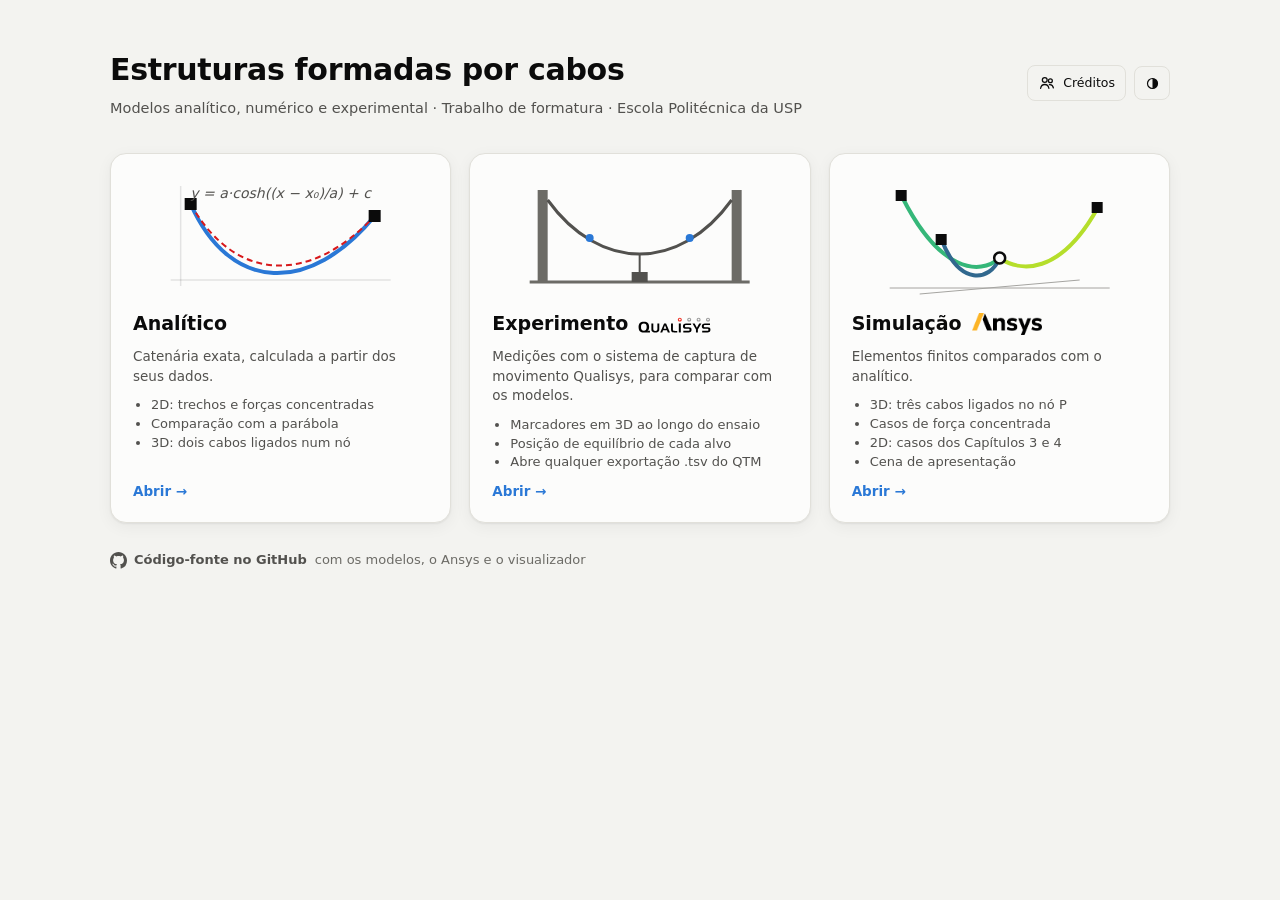
<file: index.html>
<!doctype html>
<html lang="pt-BR">
<head>
<meta charset="utf-8">
<title>Estruturas formadas por cabos</title>
<meta http-equiv="refresh" content="0; url=visualizador/index.html">
<link rel="canonical" href="visualizador/index.html">
</head>
<body>
<p>Abrindo o visualizador… <a href="visualizador/index.html">clique aqui</a> se não abrir.</p>
</body>
</html>
</file>
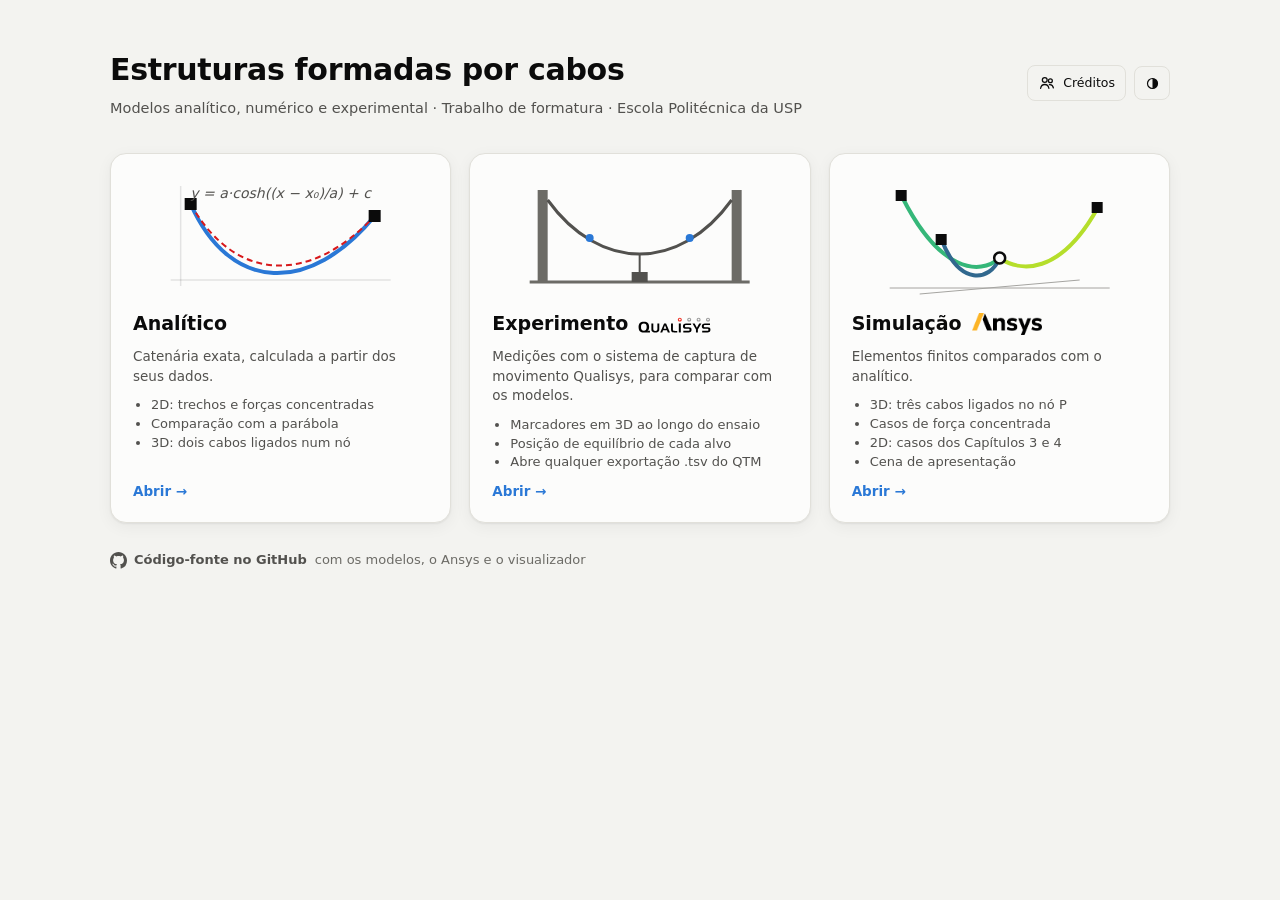
<file: visualizador/index.html>
<!doctype html>
<html lang="pt-BR">
<head>
<meta charset="utf-8">
<meta name="viewport" content="width=device-width, initial-scale=1">
<title>Estruturas formadas por cabos — Visualizador</title>
<link rel="icon" href="img/favicon.svg" type="image/svg+xml">
<link rel="stylesheet" href="style.css?v=20261108c">
</head>
<body>
<main class="inicio">
  <header class="top" style="padding:0;max-width:none">
    <div>
      <h1>Estruturas formadas por cabos</h1>
      <p class="sub">Modelos analítico, numérico e experimental · Trabalho de formatura · Escola Politécnica da USP</p>
    </div>
    <div class="hdr-btns">
      <button id="btnCreditos" class="ghost creditos-btn" type="button" aria-haspopup="dialog" aria-controls="dlgCreditos" title="Créditos">
        <svg viewBox="0 0 24 24" aria-hidden="true"><circle cx="9" cy="8" r="3.2"/><path d="M3.5 19c.6-3.2 2.8-5 5.5-5s4.9 1.8 5.5 5"/><circle cx="16.5" cy="9" r="2.6"/><path d="M15.2 14.1c2.6-.3 4.7 1.2 5.3 4.4"/></svg>
        <span>Créditos</span>
      </button>
      <button id="btnTema" class="ghost ico" type="button" title="Alternar tema claro/escuro" aria-label="Alternar tema claro/escuro"><svg class="bi" viewBox="0 0 24 24" aria-hidden="true"><circle cx="12" cy="12" r="8"/><path d="M12 4a8 8 0 0 1 0 16z" fill="currentColor" stroke="none"/></svg></button>
    </div>
  </header>

  <div class="opcoes">
    <a class="opcao" href="analitico.html">
      <svg viewBox="0 0 240 120" aria-hidden="true">
        <line x1="10" y1="104" x2="230" y2="104" stroke="var(--grid)" stroke-width="1.5"/>
        <line x1="20" y1="10" x2="20" y2="110" stroke="var(--grid)" stroke-width="1.5"/>
        <path d="M30 28 C 70 118, 150 118, 214 40" fill="none" stroke="var(--accent)" stroke-width="4" stroke-linecap="round"/>
        <path d="M30 28 C 75 108, 150 108, 214 40" fill="none" stroke="#d7191c" stroke-width="2" stroke-dasharray="6 4"/>
        <rect x="24" y="22" width="12" height="12" fill="var(--ink)"/><rect x="208" y="34" width="12" height="12" fill="var(--ink)"/>
        <text x="120" y="22" text-anchor="middle" font-size="14" fill="var(--ink-2)" font-style="italic">y = a·cosh((x − x₀)/a) + c</text>
      </svg>
      <h2>Analítico</h2>
      <p>Catenária exata, calculada a partir dos seus dados.</p>
      <ul>
        <li>2D: trechos e forças concentradas</li>
        <li>Comparação com a parábola</li>
        <li>3D: dois cabos ligados num nó</li>
      </ul>
      <span class="ir">Abrir →</span>
    </a>

    <a class="opcao" href="experimento.html">
      <svg viewBox="0 0 240 120" aria-hidden="true">
        <rect x="18" y="14" width="10" height="92" fill="var(--muted)"/><rect x="212" y="14" width="10" height="92" fill="var(--muted)"/>
        <line x1="10" y1="106" x2="230" y2="106" stroke="var(--muted)" stroke-width="3"/>
        <path d="M28 24 C 80 96, 160 96, 212 24" fill="none" stroke="var(--ink-2)" stroke-width="3"/>
        <line x1="120" y1="78" x2="120" y2="98" stroke="var(--ink-2)" stroke-width="2"/>
        <rect x="112" y="96" width="16" height="10" fill="var(--ink-2)"/>
        <circle cx="70" cy="62" r="4" fill="var(--accent)"/><circle cx="170" cy="62" r="4" fill="var(--accent)"/>
      </svg>
      <h2 class="titulo-logo">Experimento <img class="logo-claro logo-qualisys" src="img/qualisys_logo.svg" alt="Qualisys"><img class="logo-escuro logo-qualisys" src="img/qualisys_logo_escuro.svg" alt="Qualisys"></h2>
      <p>Medições com o sistema de captura de movimento Qualisys, para comparar com os modelos.</p>
      <ul>
        <li>Marcadores em 3D ao longo do ensaio</li>
        <li>Posição de equilíbrio de cada alvo</li>
        <li>Abre qualquer exportação .tsv do QTM</li>
      </ul>
      <span class="ir">Abrir →</span>
    </a>

    <a class="opcao" href="ansys.html">
      <svg viewBox="0 0 240 120" aria-hidden="true">
        <path d="M22 20 C 60 96, 100 100, 120 82" fill="none" stroke="#35b779" stroke-width="4" stroke-linecap="round"/>
        <path d="M218 32 C 180 100, 140 96, 120 82" fill="none" stroke="#b5de2b" stroke-width="4" stroke-linecap="round"/>
        <path d="M120 82 C 110 106, 80 110, 62 64" fill="none" stroke="#31688e" stroke-width="4" stroke-linecap="round"/>
        <rect x="16" y="14" width="11" height="11" fill="var(--ink)"/><rect x="212" y="26" width="11" height="11" fill="var(--ink)"/><rect x="56" y="58" width="11" height="11" fill="var(--ink)"/>
        <circle cx="120" cy="82" r="5.5" fill="var(--surface)" stroke="var(--ink)" stroke-width="2.5"/>
        <g stroke="var(--muted)" stroke-width="1" opacity=".6"><line x1="10" y1="112" x2="230" y2="112"/><line x1="40" y1="118" x2="200" y2="104"/></g>
      </svg>
      <h2 class="titulo-logo">Simulação <img class="logo-claro" src="img/ansys_logo.png" alt="Ansys"><img class="logo-escuro" src="img/ansys_logo_escuro.png" alt="Ansys"></h2>
      <p>Elementos finitos comparados com o analítico.</p>
      <ul>
        <li>3D: três cabos ligados no nó P</li>
        <li>Casos de força concentrada</li>
        <li>2D: casos dos Capítulos 3 e 4</li>
        <li>Cena de apresentação</li>
      </ul>
      <span class="ir">Abrir →</span>
    </a>
  </div>

  <p class="rodape-inicio">
    <a href="https://github.com/HenriqueRuher/tcc-estruturas-cabos" target="_blank" rel="noopener noreferrer">
      <svg viewBox="0 0 16 16" aria-hidden="true"><path d="M8 0C3.58 0 0 3.58 0 8c0 3.54 2.29 6.53 5.47 7.59.4.07.55-.17.55-.38 0-.19-.01-.82-.01-1.49-2.01.37-2.53-.49-2.69-.94-.09-.23-.48-.94-.82-1.13-.28-.15-.68-.52-.01-.53.63-.01 1.08.58 1.23.82.72 1.21 1.87.87 2.33.66.07-.52.28-.87.51-1.07-1.78-.2-3.64-.89-3.64-3.95 0-.87.31-1.59.82-2.15-.08-.2-.36-1.02.08-2.12 0 0 .67-.21 2.2.82.64-.18 1.32-.27 2-.27.68 0 1.36.09 2 .27 1.53-1.04 2.2-.82 2.2-.82.44 1.1.16 1.92.08 2.12.51.56.82 1.27.82 2.15 0 3.07-1.87 3.75-3.65 3.95.29.25.54.73.54 1.48 0 1.07-.01 1.93-.01 2.2 0 .21.15.46.55.38A8.013 8.013 0 0016 8c0-4.42-3.58-8-8-8z"/></svg>
      Código-fonte no GitHub
    </a>
    <span>com os modelos, o Ansys e o visualizador</span>
  </p>
</main>

<dialog id="dlgCreditos" class="creditos" aria-labelledby="crTitulo" tabindex="-1" autofocus>
  <button type="button" class="cr-fechar" id="crFechar" aria-label="Fechar">×</button>
  <div class="cr-topo">
    <svg class="cr-marca" viewBox="0 0 64 40" aria-hidden="true">
      <rect x="2" y="4" width="6" height="6" rx="1"/><rect x="56" y="10" width="6" height="6" rx="1"/>
      <path d="M8 8 C 22 40, 42 40, 56 13" fill="none" stroke-width="3.5" stroke-linecap="round"/>
    </svg>
    <h2 id="crTitulo">Modelos Analíticos, Numéricos e Experimentais para Análise de Estruturas Formadas por Cabos</h2>
    <p class="cr-inst">Trabalho de Formatura em Engenharia Mecânica<br>Escola Politécnica da Universidade de São Paulo · 2026</p>
  </div>

  <h3>Autores</h3>
  <ul class="cr-pessoas">
    <li><a class="cr-link" href="https://br.linkedin.com/in/gustavo-armellini-234254362" target="_blank" rel="noopener noreferrer" title="Abrir o LinkedIn (nova aba)">
      <span class="cr-avatar" aria-hidden="true">GA</span>
      <div><b>Gustavo Armellini</b><small>Graduando em Engenharia Mecânica</small></div>
      <svg class="cr-ext" viewBox="0 0 20 20" aria-hidden="true"><path d="M11 3h6v6M17 3l-8 8M15 11v5a1 1 0 0 1-1 1H4a1 1 0 0 1-1-1V6a1 1 0 0 1 1-1h5"/></svg>
      <span class="sr-only">(LinkedIn, abre em nova aba)</span>
    </a></li>
    <li><a class="cr-link" href="https://www.linkedin.com/in/henrique-ruher" target="_blank" rel="noopener noreferrer" title="Abrir o LinkedIn (nova aba)">
      <span class="cr-avatar" aria-hidden="true">HV</span>
      <div><b>Henrique Ayrton Rüher Vicente</b><small>Graduando em Engenharia Mecânica</small></div>
      <svg class="cr-ext" viewBox="0 0 20 20" aria-hidden="true"><path d="M11 3h6v6M17 3l-8 8M15 11v5a1 1 0 0 1-1 1H4a1 1 0 0 1-1-1V6a1 1 0 0 1 1-1h5"/></svg>
      <span class="sr-only">(LinkedIn, abre em nova aba)</span>
    </a></li>
  </ul>

  <h3>Orientador</h3>
  <ul class="cr-pessoas">
    <li><a class="cr-link" href="https://app.poli.usp.br/lattes/docentes/5981713066334644" target="_blank" rel="noopener noreferrer" title="Abrir o perfil do professor (nova aba)">
      <span class="cr-avatar cr-prof" aria-hidden="true">RR</span>
      <div><b>Prof. Dr. Roberto Ramos Júnior</b><small>Depto. de Engenharia Mecânica · Poli-USP</small></div>
      <svg class="cr-ext" viewBox="0 0 20 20" aria-hidden="true"><path d="M11 3h6v6M17 3l-8 8M15 11v5a1 1 0 0 1-1 1H4a1 1 0 0 1-1-1V6a1 1 0 0 1 1-1h5"/></svg>
      <span class="sr-only">(abre em nova aba)</span>
    </a></li>
  </ul>

  <p class="cr-sobre">Este visualizador reúne as três frentes do trabalho: as soluções analíticas da catenária, a simulação em elementos finitos no Ansys e as medições experimentais com o sistema Qualisys.</p>
  <div class="cr-rodape"><button type="button" class="primary" id="crOk">Fechar</button></div>
</dialog>
<script>
(() => {
  try { const t = localStorage.getItem('cat3d-tema'); if (t) document.documentElement.dataset.theme = t; } catch (e) { /* sem storage */ }
  // créditos: <dialog> modal (Esc fecha; clique fora do cartão também fecha)
  const dlg = document.getElementById('dlgCreditos');
  const fechar = () => dlg.close();
  document.getElementById('btnCreditos').addEventListener('click', () => { dlg.showModal(); dlg.focus(); });
  document.getElementById('crFechar').addEventListener('click', fechar);
  document.getElementById('crOk').addEventListener('click', fechar);
  dlg.addEventListener('click', (e) => {
    const r = dlg.getBoundingClientRect();
    if (e.clientX < r.left || e.clientX > r.right || e.clientY < r.top || e.clientY > r.bottom) fechar();
  });
  document.getElementById('btnTema').addEventListener('click', () => {
    const atual = document.documentElement.dataset.theme || (matchMedia('(prefers-color-scheme: dark)').matches ? 'dark' : 'light');
    const novo = atual === 'dark' ? 'light' : 'dark';
    document.documentElement.dataset.theme = novo;
    try { localStorage.setItem('cat3d-tema', novo); } catch (e) { /* sem storage */ }
  });
})();
</script>
</body>
</html>
</file>
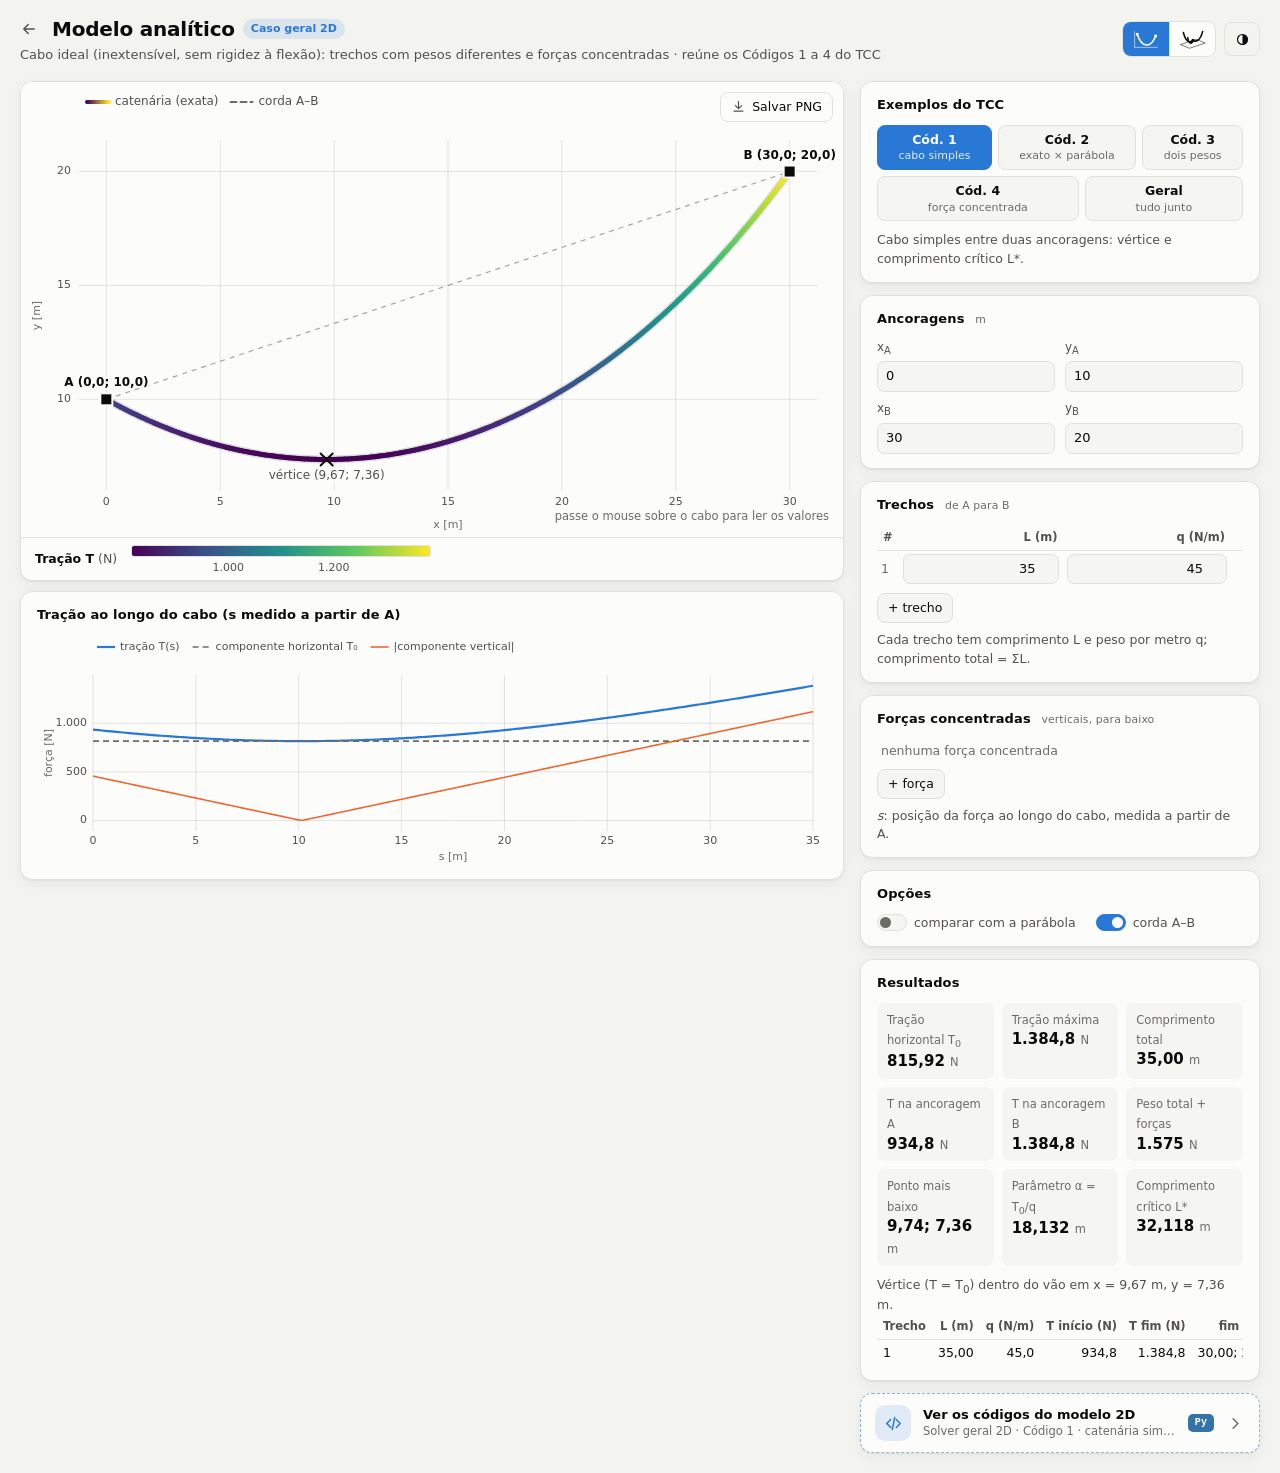
<file: visualizador/analitico.html>
<!doctype html>
<html lang="pt-BR">
<head>
<meta charset="utf-8">
<meta name="viewport" content="width=device-width, initial-scale=1">
<title>Modelo analítico — Catenária</title>
<link rel="icon" href="img/favicon.svg" type="image/svg+xml">
<link rel="stylesheet" href="style.css?v=20261108c">
</head>
<body>

<header class="top">
  <div>
    <h1><a class="voltar" href="index.html" title="Voltar ao início" aria-label="Voltar ao início"><svg class="bi" viewBox="0 0 24 24" aria-hidden="true"><path d="M19 12H5M11 6l-6 6 6 6"/></svg></a> Modelo analítico <span class="tag" id="tagModo">Caso geral 2D</span></h1>
    <p class="sub" id="subModo">Cabo ideal (inextensível, sem rigidez à flexão): trechos com pesos diferentes e forças concentradas · reúne os Códigos 1 a 4 do TCC</p>
  </div>
  <div class="hdr-btns">
    <div class="abas" role="tablist" aria-label="Modelo">
      <button type="button" role="tab" data-modo="2d" class="on" aria-label="2D · caso geral" data-dica="2D · caso geral">
        <svg viewBox="0 0 32 24" aria-hidden="true"><path d="M3 21 H29 M3 21 V3" class="eixo"/><path d="M6 6 C 11 22, 22 22, 27 8"/><rect x="4.5" y="4.5" width="3" height="3"/><rect x="25.5" y="6.5" width="3" height="3"/></svg>
      </button>
      <button type="button" role="tab" data-modo="3d" aria-label="3D · dois cabos" data-dica="3D · dois cabos">
        <svg viewBox="0 0 32 24" aria-hidden="true"><path d="M2 18 L12 22 L30 16 L20 12 Z" class="eixo"/><path d="M5 4 C 8 16, 13 16, 16 13 M27 3 C 24 14, 19 15, 16 13 M16 13 C 15 18, 11 17, 10 10"/><circle cx="16" cy="13" r="1.8" class="no"/></svg>
      </button>
    </div>
    <button id="btnTema" class="ghost ico" type="button" title="Alternar tema claro/escuro" aria-label="Alternar tema claro/escuro"><svg class="bi" viewBox="0 0 24 24" aria-hidden="true"><circle cx="12" cy="12" r="8"/><path d="M12 4a8 8 0 0 1 0 16z" fill="currentColor" stroke="none"/></svg></button>
  </div>
</header>

<main class="layout">
  <section class="stage" aria-label="Gráfico">
    <div class="viewport legenda-faixa" id="viewport">
      <canvas id="cv" role="img" aria-label="Perfil do cabo pintado pela tração"></canvas>
      <div class="toolbar" role="group" aria-label="Ações">
        <span class="modo3d" hidden>
          <button type="button" data-view="iso" class="on">Isométrica</button>
          <button type="button" data-view="front">Frontal <small>XY</small></button>
          <button type="button" data-view="side">Lateral <small>ZY</small></button>
          <button type="button" data-view="top">Superior <small>XZ</small></button>
        </span>
        <button type="button" id="btnPng" class="com-ico" title="Salvar a imagem atual como PNG" aria-label="Salvar PNG"><svg class="bi" viewBox="0 0 24 24" aria-hidden="true"><path d="M12 4v11M7 10.5l5 5 5-5M5 19.5h14"/></svg><span class="so-largo">Salvar PNG</span></button>
      </div>
      <div class="legend" id="legend">
        <div class="lg-title"><b>Tração T</b> <span>(N)</span></div>
        <div class="lg-bar" id="lgBar"></div>
        <div class="lg-ticks" id="lgTicks"></div>
      </div>
      <div class="hint" id="hint">passe o mouse sobre o cabo para ler os valores</div>
      <div class="tip" id="tip" hidden></div>
    </div>
    <div class="card">
      <h2 id="chTitulo">Tração ao longo do cabo</h2>
      <canvas id="ch" class="grafico" height="230" role="img" aria-label="Tração ao longo do cabo"></canvas>
    </div>
  </section>

  <aside class="side">
    <!-- ======================= 2D ======================= -->
    <div id="painel2d">
      <section class="card">
        <h2>Exemplos do TCC</h2>
        <div class="icon-row" id="presets2d"></div>
        <p class="note" id="presetNota"></p>
      </section>

      <section class="card">
        <h2>Ancoragens <small>m</small></h2>
        <div class="grade2">
          <label><span>x<sub>A</sub></span><input type="number" step="any" id="xA"></label>
          <label><span>y<sub>A</sub></span><input type="number" step="any" id="yA"></label>
          <label><span>x<sub>B</sub></span><input type="number" step="any" id="xB"></label>
          <label><span>y<sub>B</sub></span><input type="number" step="any" id="yB"></label>
        </div>
      </section>

      <section class="card">
        <h2>Trechos <small>de A para B</small></h2>
        <table class="tbl edit" id="tbTrechos"></table>
        <button type="button" class="add" id="addTrecho">+ trecho</button>
        <p class="note">Cada trecho tem comprimento L e peso por metro q; comprimento total = ΣL.</p>
      </section>

      <section class="card">
        <h2>Forças concentradas <small>verticais, para baixo</small></h2>
        <table class="tbl edit" id="tbCargas"></table>
        <button type="button" class="add" id="addCarga">+ força</button>
        <p class="note"><i>s</i>: posição da força ao longo do cabo, medida a partir de A.</p>
      </section>

      <section class="card">
        <h2>Opções</h2>
        <div class="checks">
          <label><input type="checkbox" id="chParab"> comparar com a parábola</label>
          <label><input type="checkbox" id="chCorda" checked> corda A–B</label>
        </div>
        <p class="res" id="notaParab"></p>
      </section>

      <section class="card">
        <h2>Resultados</h2>
        <p class="note warn" id="erro2d" hidden></p>
        <div class="pgrid" id="res2d"></div>
        <p class="res" id="nota2d"></p>
        <div class="tablewrap"><table class="tbl" id="tbRes2d"></table></div>
      </section>
      <div class="ver-codigo" data-codigos="solver,cod1,cod2,cod3,cod4,figan" data-rotulo="Ver os códigos do modelo 2D"></div>
    </div>

    <!-- ======================= 3D ======================= -->
    <div id="painel3d" hidden>
      <section class="card">
        <h2>Cenários</h2>
        <div class="icon-row" id="presets3d"></div>
        <p class="note">Cabo principal ancorado em A e B (plano z = 0) e dividido no nó P a uma fração η de L<sub>1</sub>; o ramal liga C a P.</p>
      </section>
      <section class="card">
        <h2>Ancoragens <small>m · y = vertical</small></h2>
        <div class="grade3">
          <span></span><b>x</b><b>y</b><b>z</b>
          <b>A</b><input type="number" step="any" id="Ax"><input type="number" step="any" id="Ay"><input type="number" step="any" id="Az">
          <b>B</b><input type="number" step="any" id="Bx"><input type="number" step="any" id="By"><input type="number" step="any" id="Bz">
          <b>C</b><input type="number" step="any" id="Cx"><input type="number" step="any" id="Cy"><input type="number" step="any" id="Cz">
        </div>
      </section>
      <section class="card">
        <h2>Cabos</h2>
        <div class="grade2">
          <label><span>L<sub>1</sub> (m)</span><input type="number" step="any" id="L1"></label>
          <label><span>η (fração de L<sub>1</sub> em A–P)</span><input type="number" step="any" id="eta"></label>
          <label><span>L<sub>C</sub> (m)</span><input type="number" step="any" id="LC"></label>
          <label><span>q<sub>1</sub> (N/m)</span><input type="number" step="any" id="q1"></label>
          <label><span>q<sub>2</sub> (N/m)</span><input type="number" step="any" id="q2"></label>
        </div>
      </section>
      <section class="card">
        <h2>Resultados</h2>
        <p class="note warn" id="erro3d" hidden></p>
        <div class="pgrid" id="res3d"></div>
        <div class="tablewrap"><table class="tbl" id="tbRes3d"></table></div>
      </section>
      <div class="ver-codigo" data-codigos="cod5" data-rotulo="Ver o código do sistema 3D"></div>
    </div>
  </aside>
</main>

<script src="analitico_solver.js?v=20261105f"></script>
<script src="analitico.js?v=20261105f"></script>
<script src="codigos.js?v=20261108a" onerror="window.CODIGOS=null"></script>
<script src="codigo.js?v=20261105f"></script>
</body>
</html>
</file>
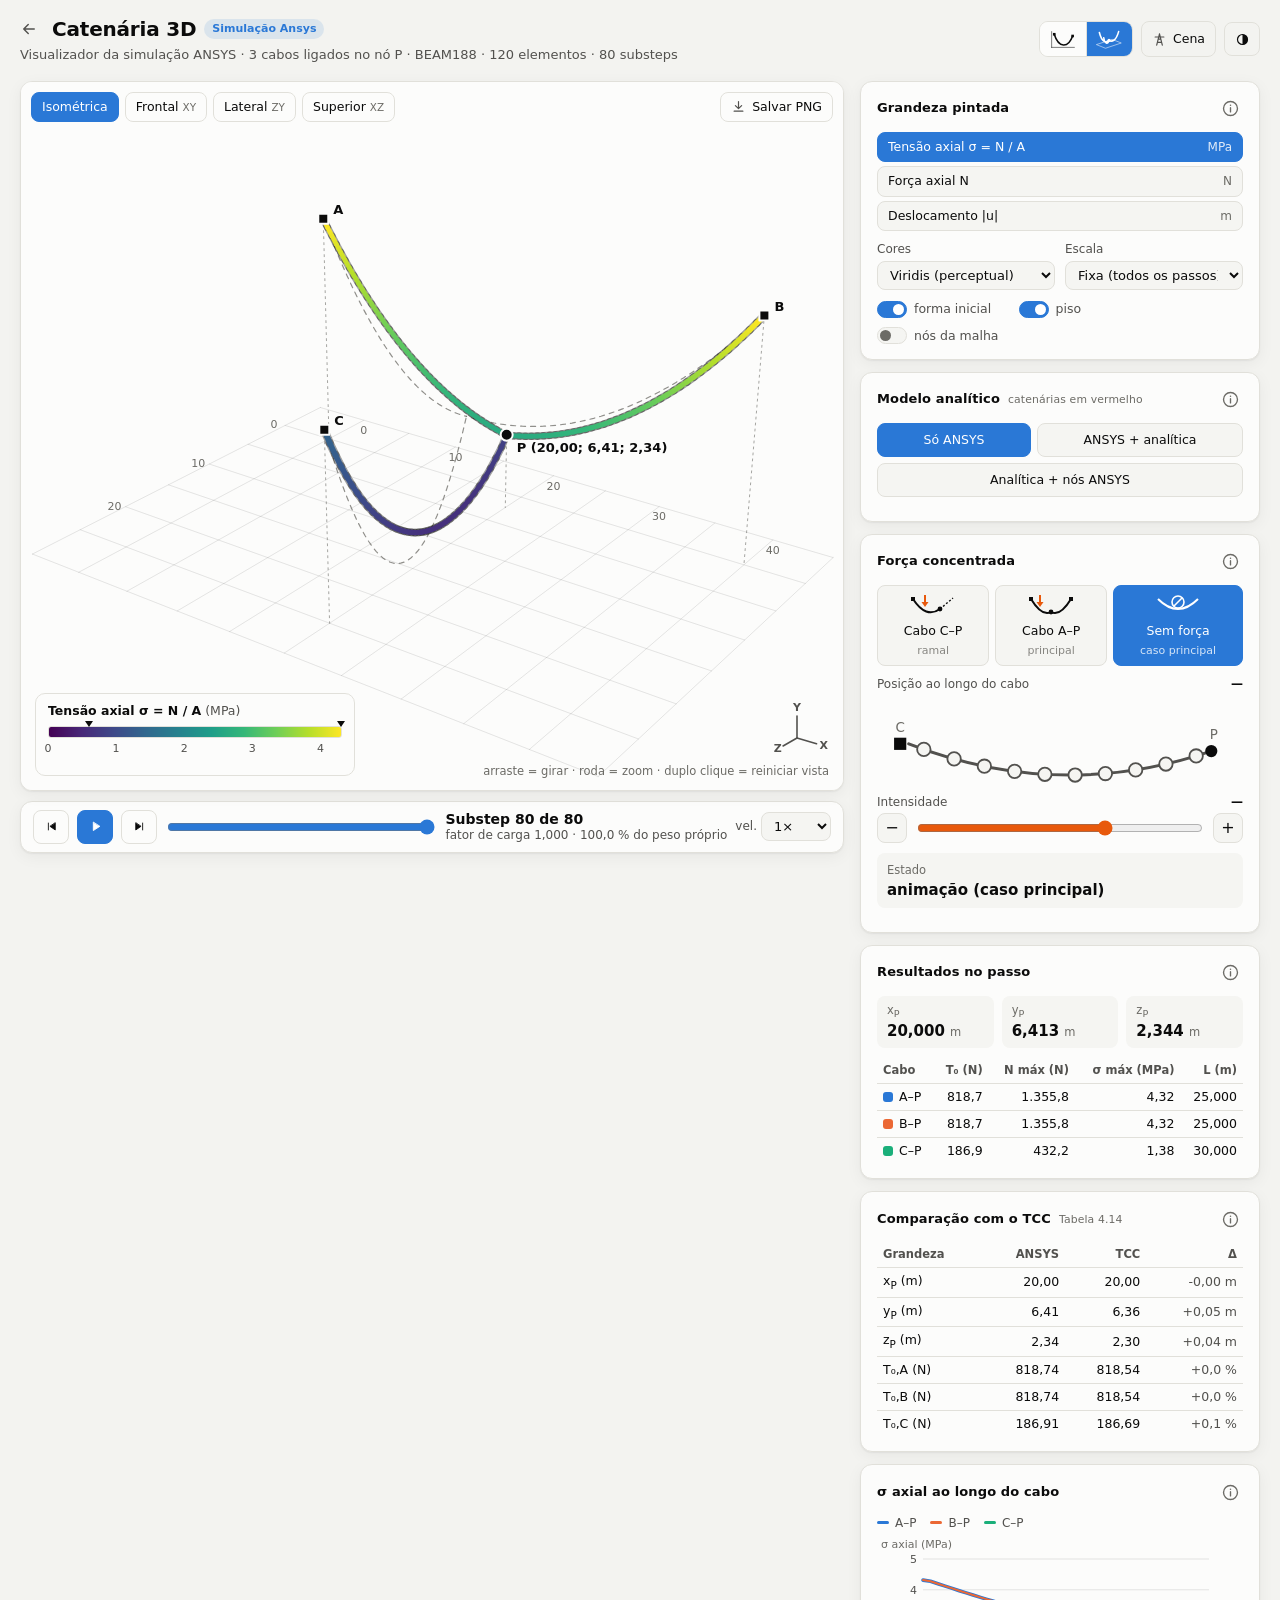
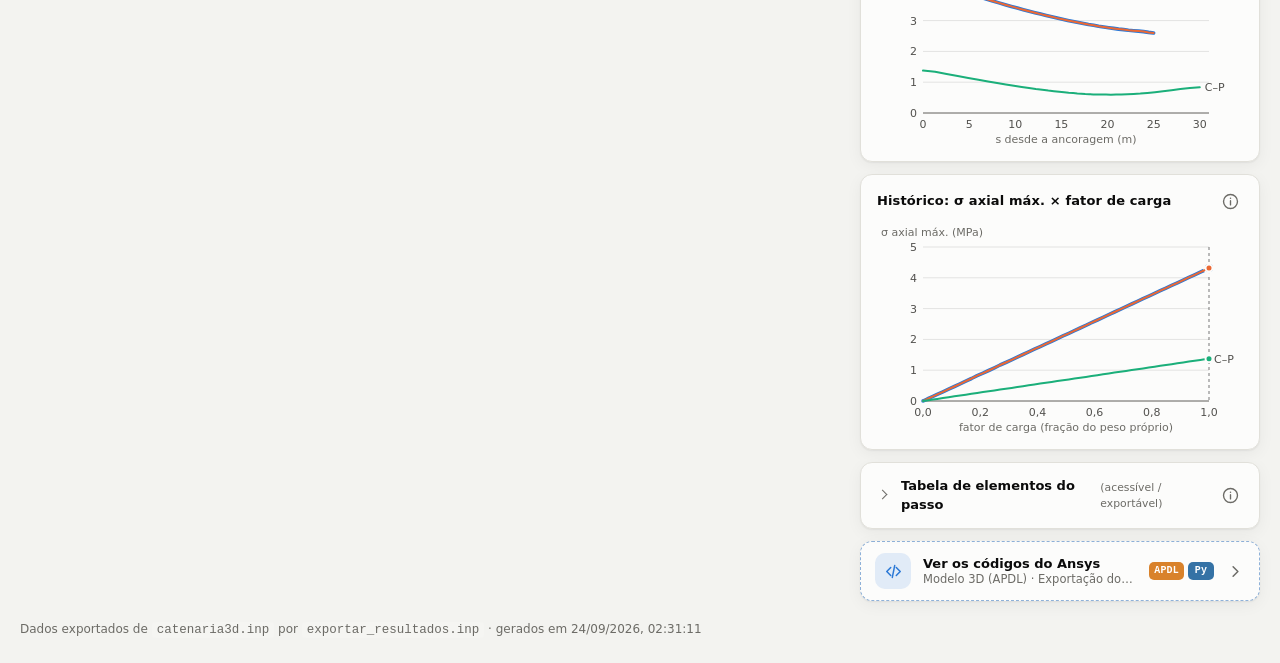
<file: visualizador/ansys.html>
<!doctype html>
<html lang="pt-BR">
<head>
<meta charset="utf-8">
<meta name="viewport" content="width=device-width, initial-scale=1">
<title>Simulação Ansys — Catenária 3D</title>
<link rel="icon" href="img/favicon.svg" type="image/svg+xml">
<link rel="stylesheet" href="style.css?v=20261108c">
</head>
<body>

<header class="top">
  <div>
    <h1><a class="voltar" href="index.html" title="Voltar ao início" aria-label="Voltar ao início"><svg class="bi" viewBox="0 0 24 24" aria-hidden="true"><path d="M19 12H5M11 6l-6 6 6 6"/></svg></a> Catenária 3D <span class="tag">Simulação Ansys</span></h1>
    <p class="sub">Visualizador da simulação ANSYS · 3 cabos ligados no nó P · BEAM188 · 120 elementos · <span id="nSub"></span> substeps</p>
  </div>
  <div class="hdr-btns">
    <div class="abas" role="tablist" aria-label="Simulação">
      <button type="button" role="tab" onclick="location.href='ansys2d.html'" aria-label="2D · casos dos Capítulos 3 e 4" data-dica="2D · casos dos Caps. 3 e 4">
        <svg viewBox="0 0 32 24" aria-hidden="true"><path d="M3 21 H29 M3 21 V3" class="eixo"/><path d="M6 6 C 11 22, 22 22, 27 8"/><rect x="4.5" y="4.5" width="3" height="3"/><rect x="25.5" y="6.5" width="3" height="3"/></svg>
      </button>
      <button type="button" role="tab" class="on" aria-selected="true" aria-label="3D · três cabos" data-dica="3D · três cabos">
        <svg viewBox="0 0 32 24" aria-hidden="true"><path d="M2 18 L12 22 L30 16 L20 12 Z" class="eixo"/><path d="M5 4 C 8 16, 13 16, 16 13 M27 3 C 24 14, 19 15, 16 13 M16 13 C 15 18, 11 17, 10 10"/><circle cx="16" cy="13" r="1.8" class="no"/></svg>
      </button>
    </div>
    <button id="btnCena" class="ghost com-ico" type="button" title="Ver cena com torres, céu e terreno"><svg class="bi" viewBox="0 0 24 24" aria-hidden="true"><path d="M12 3 7.5 21M12 3l4.5 18M5 8h14M9.9 11.5h4.2M8.7 16.5h6.6"/></svg>Cena</button>
    <button id="btnTema" class="ghost ico" type="button" title="Alternar tema claro/escuro" aria-label="Alternar tema claro/escuro"><svg class="bi" viewBox="0 0 24 24" aria-hidden="true"><circle cx="12" cy="12" r="8"/><path d="M12 4a8 8 0 0 1 0 16z" fill="currentColor" stroke="none"/></svg></button>
  </div>
</header>

<main class="layout">

  <section class="stage" aria-label="Visualização 3D">
    <div class="viewport" id="viewport">
      <canvas id="cv" role="img" aria-label="Vista 3D dos três cabos pintados pela grandeza selecionada"></canvas>

      <div class="toolbar" role="group" aria-label="Vistas">
        <button type="button" data-view="iso" class="on">Isométrica</button>
        <button type="button" data-view="front">Frontal <small>XY</small></button>
        <button type="button" data-view="side">Lateral <small>ZY</small></button>
        <button type="button" data-view="top">Superior <small>XZ</small></button>
        <button type="button" id="btnPng" class="com-ico" title="Salvar a imagem atual como PNG" aria-label="Salvar PNG"><svg class="bi" viewBox="0 0 24 24" aria-hidden="true"><path d="M12 4v11M7 10.5l5 5 5-5M5 19.5h14"/></svg><span class="so-largo">Salvar PNG</span></button>
      </div>

      <div class="legend" id="legend">
        <div class="lg-title"><b id="lgName"></b> <span id="lgUnit"></span></div>
        <div class="lg-bar" id="lgBar"><i id="mkMin" title="Mínimo do passo atual"></i><i id="mkMax" title="Máximo do passo atual"></i></div>
        <div class="lg-ticks" id="lgTicks"></div>
      </div>

      <div class="hint">arraste = girar · roda = zoom · duplo clique = reiniciar vista</div>
      <div class="tip" id="tip" hidden></div>
    </div>

    <div class="timeline">
      <button id="btnPrev" type="button" class="ico" title="Passo anterior (←)" aria-label="Passo anterior"><svg class="bi cheio" viewBox="0 0 24 24" aria-hidden="true"><path d="M7 6.5v11"/><path d="M18 6.5v11l-8-5.5z"/></svg></button>
      <button id="btnPlay" type="button" class="ico primary" title="Reproduzir / pausar (Espaço)" aria-label="Reproduzir"><svg class="bi cheio i-play" viewBox="0 0 24 24" aria-hidden="true"><path d="M8.5 5.5v13l10-6.5z"/></svg><svg class="bi i-pausa" viewBox="0 0 24 24" aria-hidden="true"><path d="M8.5 6v12M15.5 6v12" stroke-width="2.8"/></svg></button>
      <button id="btnNext" type="button" class="ico" title="Próximo passo (→)" aria-label="Próximo passo"><svg class="bi cheio" viewBox="0 0 24 24" aria-hidden="true"><path d="M17 6.5v11"/><path d="M6 6.5v11l8-5.5z"/></svg></button>
      <input id="slider" type="range" min="0" max="25" step="1" value="25" aria-label="Substep">
      <div class="tl-info">
        <b id="tlPasso"></b>
        <span id="tlFator"></span>
      </div>
      <label class="speed">vel.
        <select id="speed" aria-label="Velocidade da animação">
          <option value="0.5">0,5×</option>
          <option value="1" selected>1×</option>
          <option value="2">2×</option>
          <option value="4">4×</option>
        </select>
      </label>
    </div>
  </section>

  <aside class="side">

    <section class="card">
      <h2>Grandeza pintada</h2>
      <div class="radios" id="qtyGroup" role="radiogroup" aria-label="Grandeza pintada"></div>
      <p class="note" id="qtyNote"></p>
      <div class="row">
        <label>Cores
          <select id="cmap">
            <option value="viridis">Viridis (perceptual)</option>
            <option value="ansys">Arco-íris (estilo ANSYS)</option>
          </select>
        </label>
        <label>Escala
          <select id="scaleMode">
            <option value="global">Fixa (todos os passos)</option>
            <option value="frame">Ajustada ao passo</option>
          </select>
        </label>
      </div>
      <div class="checks">
        <label><input type="checkbox" id="chInicial" checked> forma inicial</label>
        <label><input type="checkbox" id="chGrid" checked> piso</label>
        <label><input type="checkbox" id="chNos"> nós da malha</label>
      </div>
      <p class="note"><b>Cores:</b> Viridis tem brilho uniforme (legível por daltônicos e em cinza); Arco-íris imita o ANSYS.</p>
      <p class="note"><b>Escala:</b> “Fixa” usa os mesmos limites em todos os substeps (mostra a tração crescer); “Ajustada ao passo” reescala a cada substep (realça a variação ao longo do cabo). Com força concentrada, vale a escala do caso.</p>
      <p class="note"><b>Forma inicial:</b> parábola tracejada de onde o ANSYS parte. <b>Piso:</b> grade no plano y = 0. <b>Nós da malha:</b> nós do modelo.</p>
    </section>

    <section class="card">
      <h2>Modelo analítico <small>catenárias em vermelho</small></h2>
      <div class="icon-row" id="compGroup" role="radiogroup" aria-label="Comparação com o modelo analítico">
        <button type="button" data-comp="mef">Só ANSYS</button>
        <button type="button" data-comp="sobrepor">ANSYS + analítica</button>
        <button type="button" data-comp="nos">Analítica + nós ANSYS</button>
      </div>
      <p class="note"><b>Só ANSYS:</b> resultado do MEF. <b>ANSYS + analítica:</b> sobrepõe, em vermelho, as catenárias exatas do sistema de equações do TCC. <b>Analítica + nós ANSYS:</b> curva analítica com os nós do MEF, para conferir a aderência.</p>
      <p class="note" id="compNote"></p>
    </section>

    <section class="card" id="cardCasos" hidden>
      <h2>Força concentrada <small id="casoResumo"></small></h2>
      <p class="note">Casos pré-calculados no ANSYS com força vertical em várias posições e intensidades. Escolha o cabo, a posição e a intensidade; a seta laranja mostra a força, com comprimento proporcional a ela.</p>
      <div class="icon-row cabo-row" id="casoCaboGrp" role="radiogroup" aria-label="Cabo carregado"></div>
      <div class="rotulo-linha"><span>Posição ao longo do cabo</span><output id="casoPosTxt"></output></div>
      <svg id="casoRegua" class="regua" viewBox="0 0 300 76" role="group" aria-label="Posição da força ao longo do cabo"></svg>
      <div class="rotulo-linha"><span>Intensidade</span><output id="casoMagTxt"></output></div>
      <div class="mag-linha">
        <button type="button" class="passo" id="casoMagMenos" aria-label="Diminuir intensidade">−</button>
        <input id="casoMagR" type="range" min="0" max="9" step="1" value="6" aria-label="Intensidade da força">
        <button type="button" class="passo" id="casoMagMais" aria-label="Aumentar intensidade">+</button>
      </div>
      <div class="pgrid" id="casoInfo"></div>
      <p class="note"><b>Posição:</b> fração do comprimento do cabo, a partir da ancoragem. <b>Nó P final:</b> equilíbrio do nó de ligação. <b>P desloca:</b> deslocamento de P em relação ao modelo sem força. <b>N máx.:</b> maior força axial no cabo carregado.</p>
      <p class="note"><b>T₀ = N·cos φ:</b> componente horizontal da tração, constante em cada trecho sob cargas verticais. A força concentrada aumenta T₀ em todos os trechos, pois o nó P redistribui o esforço.</p>
      <p class="note warn" id="casoAviso" hidden>Elemento em compressão neste caso: hipótese de rigidez à flexão nula não sustentada.</p>
      <p class="note" id="casoNota"></p>
    </section>

    <section class="card">
      <h2>Resultados no passo</h2>
      <div class="pgrid" id="pBox"></div>
      <div class="tablewrap">
        <table class="tbl" id="tblCabos"></table>
      </div>
      <p class="note"><b>x<sub>P</sub>, y<sub>P</sub>, z<sub>P</sub>:</b> posição do nó P no passo ou caso mostrado.</p>
      <p class="note"><b>T₀ = N·cos φ:</b> média na metade central do trecho. <b>N máx:</b> maior força axial, junto à ancoragem. <b>σ máx = N máx / A.</b> <b>L:</b> comprimento atual do trecho (cabo praticamente inextensível).</p>
    </section>

    <section class="card">
      <h2>Comparação com o TCC <small>Tabela 4.14</small></h2>
      <div class="tablewrap">
        <table class="tbl" id="tblTcc"></table>
      </div>
      <p class="note">Compara o ANSYS com o modelo analítico do TCC. <b>Δ</b> = ANSYS − analítico: em metros para P e em porcentagem para T₀.</p>
      <p class="note" id="tccNote"></p>
    </section>

    <section class="card">
      <h2 id="ch1Title">Ao longo do cabo</h2>
      <div class="legendrow" id="serLegend"></div>
      <div class="chart" id="ch1"></div>
      <p class="note">Grandeza escolhida em cada nó, em função do arco <i>s</i> da ancoragem até P. A–P e B–P coincidem por simetria.</p>
      <p class="note">A tração é máxima na ancoragem e mínima perto do ponto mais baixo; sob força concentrada surge uma quina. Passe o mouse para ler os valores.</p>
    </section>

    <section class="card">
      <h2 id="ch2Title">Histórico do carregamento</h2>
      <div class="chart" id="ch2"></div>
      <p class="note">Máximo da grandeza em cada trecho por substep, em função do fator de carga. Clique para ir a outro substep.</p>
      <p class="note">Substeps não são tempo físico: o método aplica o peso aos poucos até o equilíbrio.</p>
    </section>

    <details class="card" id="tabela">
      <summary>Tabela de elementos do passo <small>(acessível / exportável)</small></summary>
      <p class="note">N e σ de cada elemento no passo ou caso mostrado. O CSV traz também os momentos e o torque do BEAM188, sem significado para um cabo ideal.</p>
      <div class="row"><button type="button" id="btnCsv" class="ghost">Exportar CSV</button></div>
      <div class="tablewrap tall"><table class="tbl" id="tblElem"></table></div>
    </details>

    <div class="ver-codigo" data-codigos="apdl3d,apdlexp,forca,rigidez,figmef" data-rotulo="Ver os códigos do Ansys"></div>
  </aside>
</main>

<footer class="foot">
  Dados exportados de <code>catenaria3d.inp</code> por <code>exportar_resultados.inp</code> · gerados em <span id="gerado"></span>
</footer>

<script src="dados.js?v=20261105f"></script>
<script src="casos.js?v=20261105f" onerror="window.CASOS=null"></script>
<script src="malhas.js?v=20261105f" onerror="window.MALHAS=null"></script>
<script src="app.js?v=20261108a"></script>
<script src="notas.js?v=20261105f"></script>
<script src="codigos.js?v=20261108a" onerror="window.CODIGOS=null"></script>
<script src="codigo.js?v=20261105f"></script>
</body>
</html>
</file>
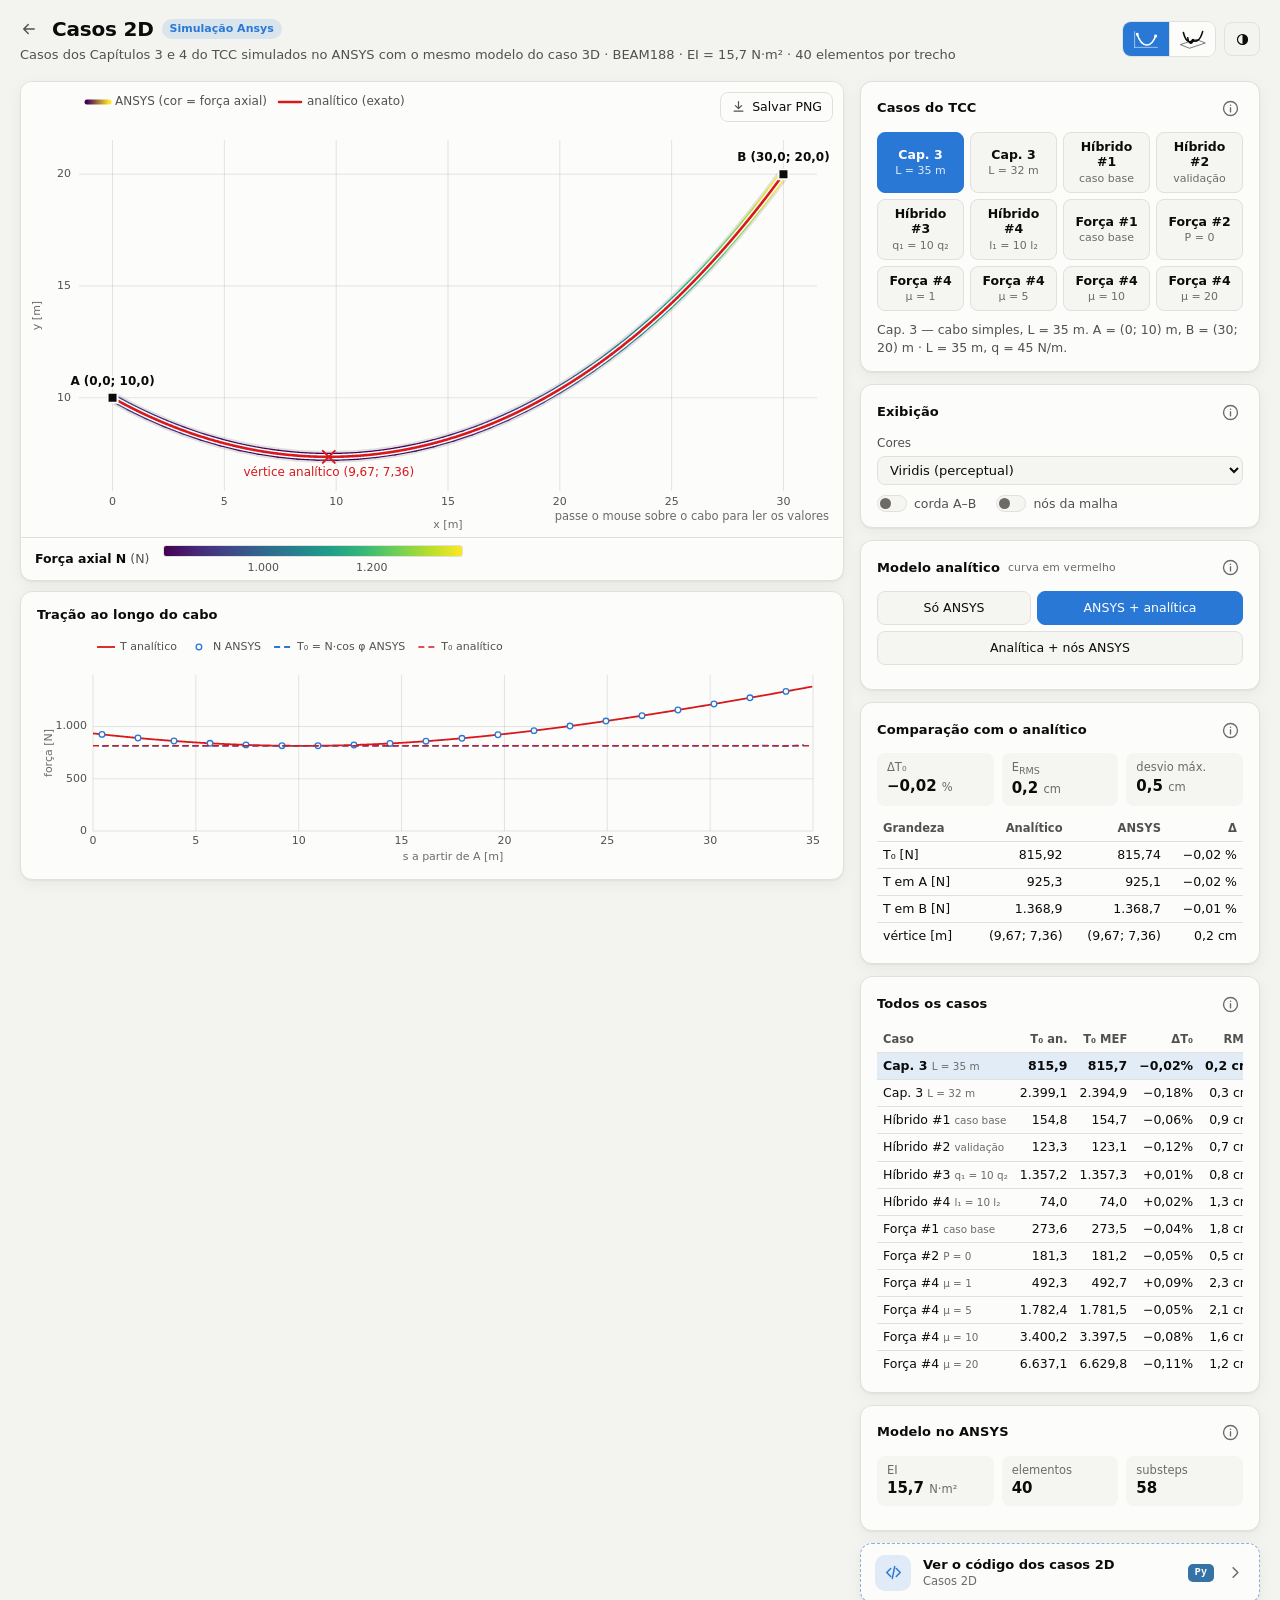
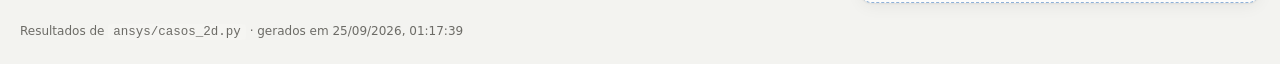
<file: visualizador/ansys2d.html>
<!doctype html>
<html lang="pt-BR">
<head>
<meta charset="utf-8">
<meta name="viewport" content="width=device-width, initial-scale=1">
<title>Simulação Ansys — Casos 2D</title>
<link rel="icon" href="img/favicon.svg" type="image/svg+xml">
<link rel="stylesheet" href="style.css?v=20261108c">
</head>
<body>

<header class="top">
  <div>
    <h1><a class="voltar" href="index.html" title="Voltar ao início" aria-label="Voltar ao início"><svg class="bi" viewBox="0 0 24 24" aria-hidden="true"><path d="M19 12H5M11 6l-6 6 6 6"/></svg></a> Casos 2D <span class="tag">Simulação Ansys</span></h1>
    <p class="sub">Casos dos Capítulos 3 e 4 do TCC simulados no ANSYS com o mesmo modelo do caso 3D · BEAM188 · EI = 15,7 N·m² · 40 elementos por trecho</p>
  </div>
  <div class="hdr-btns">
    <div class="abas" role="tablist" aria-label="Simulação">
      <button type="button" role="tab" class="on" aria-selected="true" aria-label="2D · casos dos Capítulos 3 e 4" data-dica="2D · casos dos Caps. 3 e 4">
        <svg viewBox="0 0 32 24" aria-hidden="true"><path d="M3 21 H29 M3 21 V3" class="eixo"/><path d="M6 6 C 11 22, 22 22, 27 8"/><rect x="4.5" y="4.5" width="3" height="3"/><rect x="25.5" y="6.5" width="3" height="3"/></svg>
      </button>
      <button type="button" role="tab" data-ir="ansys.html" aria-label="3D · três cabos" data-dica="3D · três cabos">
        <svg viewBox="0 0 32 24" aria-hidden="true"><path d="M2 18 L12 22 L30 16 L20 12 Z" class="eixo"/><path d="M5 4 C 8 16, 13 16, 16 13 M27 3 C 24 14, 19 15, 16 13 M16 13 C 15 18, 11 17, 10 10"/><circle cx="16" cy="13" r="1.8" class="no"/></svg>
      </button>
    </div>
    <button id="btnTema" class="ghost ico" type="button" title="Alternar tema claro/escuro" aria-label="Alternar tema claro/escuro"><svg class="bi" viewBox="0 0 24 24" aria-hidden="true"><circle cx="12" cy="12" r="8"/><path d="M12 4a8 8 0 0 1 0 16z" fill="currentColor" stroke="none"/></svg></button>
  </div>
</header>

<main class="layout">
  <section class="stage" aria-label="Gráfico">
    <div class="viewport legenda-faixa" id="viewport">
      <canvas id="cv" role="img" aria-label="Perfil do cabo: resultado do ANSYS e curva analítica"></canvas>
      <div class="toolbar" role="group" aria-label="Ações">
        <button type="button" id="btnPng" class="com-ico" title="Salvar a imagem atual como PNG" aria-label="Salvar PNG"><svg class="bi" viewBox="0 0 24 24" aria-hidden="true"><path d="M12 4v11M7 10.5l5 5 5-5M5 19.5h14"/></svg><span class="so-largo">Salvar PNG</span></button>
      </div>
      <div class="legend" id="legend">
        <div class="lg-title"><b id="lgName">Força axial N</b> <span>(N)</span></div>
        <div class="lg-bar" id="lgBar"></div>
        <div class="lg-ticks" id="lgTicks"></div>
      </div>
      <div class="hint">passe o mouse sobre o cabo para ler os valores</div>
      <div class="tip" id="tip" hidden></div>
    </div>
    <div class="card">
      <h2 id="chTitulo">Tração ao longo do cabo</h2>
      <canvas id="ch" class="grafico" height="230" role="img" aria-label="Tração ao longo do cabo: analítico e ANSYS"></canvas>
    </div>
  </section>

  <aside class="side">
    <section class="card">
      <h2>Casos do TCC</h2>
      <div class="icon-row" id="casos"></div>
      <p class="res" id="casoNota"></p>
      <p class="note">Mesmos dados de entrada do TCC. A força na ancoragem não foi simulada: ela vai direto para o apoio e o modelo coincide com o de P = 0.</p>
    </section>

    <section class="card">
      <h2>Exibição</h2>
      <div class="row">
        <label>Cores
          <select id="cmap">
            <option value="viridis">Viridis (perceptual)</option>
            <option value="ansys">Arco-íris (estilo ANSYS)</option>
          </select>
        </label>
      </div>
      <div class="checks">
        <label><input type="checkbox" id="chCorda"> corda A–B</label>
        <label><input type="checkbox" id="chNos"> nós da malha</label>
      </div>
      <p class="note"><b>Cabo colorido:</b> resultado do ANSYS pintado pela força axial N, com os mapas de cores da aba 3D. <b>Nós da malha:</b> nós do modelo na posição final.</p>
    </section>

    <section class="card">
      <h2>Modelo analítico <small>curva em vermelho</small></h2>
      <div class="icon-row" id="compGroup" role="radiogroup" aria-label="Comparação com o modelo analítico">
        <button type="button" data-comp="mef">Só ANSYS</button>
        <button type="button" data-comp="sobrepor">ANSYS + analítica</button>
        <button type="button" data-comp="nos">Analítica + nós ANSYS</button>
      </div>
      <p class="note"><b>Só ANSYS:</b> resultado do MEF. <b>ANSYS + analítica:</b> sobrepõe, em vermelho, a solução exata do caso geral 2D. <b>Analítica + nós ANSYS:</b> curva analítica com os nós do MEF, para conferir a aderência.</p>
    </section>

    <section class="card">
      <h2>Comparação com o analítico</h2>
      <div class="pgrid" id="resumo"></div>
      <div class="tablewrap"><table class="tbl" id="tblComp"></table></div>
      <p class="note"><b>T₀ = N·cos φ:</b> média na metade central de cada trecho. <b>T em A / B:</b> força axial do elemento na ancoragem × tração analítica no meio dele. <b>Ponto notável:</b> troca de peso, força ou vértice. <b>E<sub>RMS</sub> = √(Σd²/n)</b>, com d = distância de cada nó à curva analítica.</p>
    </section>

    <section class="card">
      <h2>Todos os casos</h2>
      <div class="tablewrap"><table class="tbl clicavel" id="tblTodos"></table></div>
      <p class="note">Resumo de todos os casos, como no TCC. Clique numa linha para abrir o caso.</p>
    </section>

    <section class="card">
      <h2>Modelo no ANSYS</h2>
      <div class="pgrid" id="modelo"></div>
      <p class="note">Mesmos parâmetros do caso 3D: BEAM188, seção ASEC com EI reduzido, peso pelo comprimento de cada elemento, forma inicial parabólica, NLGEOM e estabilização que se anula no fim. Em 2D o cabo fica travado no plano z = 0; a força entra num passo de carga separado.</p>
    </section>
    <div class="ver-codigo" data-codigos="casos2d" data-rotulo="Ver o código dos casos 2D"></div>
  </aside>
</main>

<footer class="foot">
  Resultados de <code>ansys/casos_2d.py</code> · gerados em <span id="gerado"></span>
</footer>

<script src="casos2d.js?v=20261105f" onerror="window.CASOS2D=null"></script>
<script src="ansys2d.js?v=20261105f"></script>
<script src="notas.js?v=20261105f"></script>
<script src="codigos.js?v=20261108a" onerror="window.CODIGOS=null"></script>
<script src="codigo.js?v=20261105f"></script>
</body>
</html>
</file>
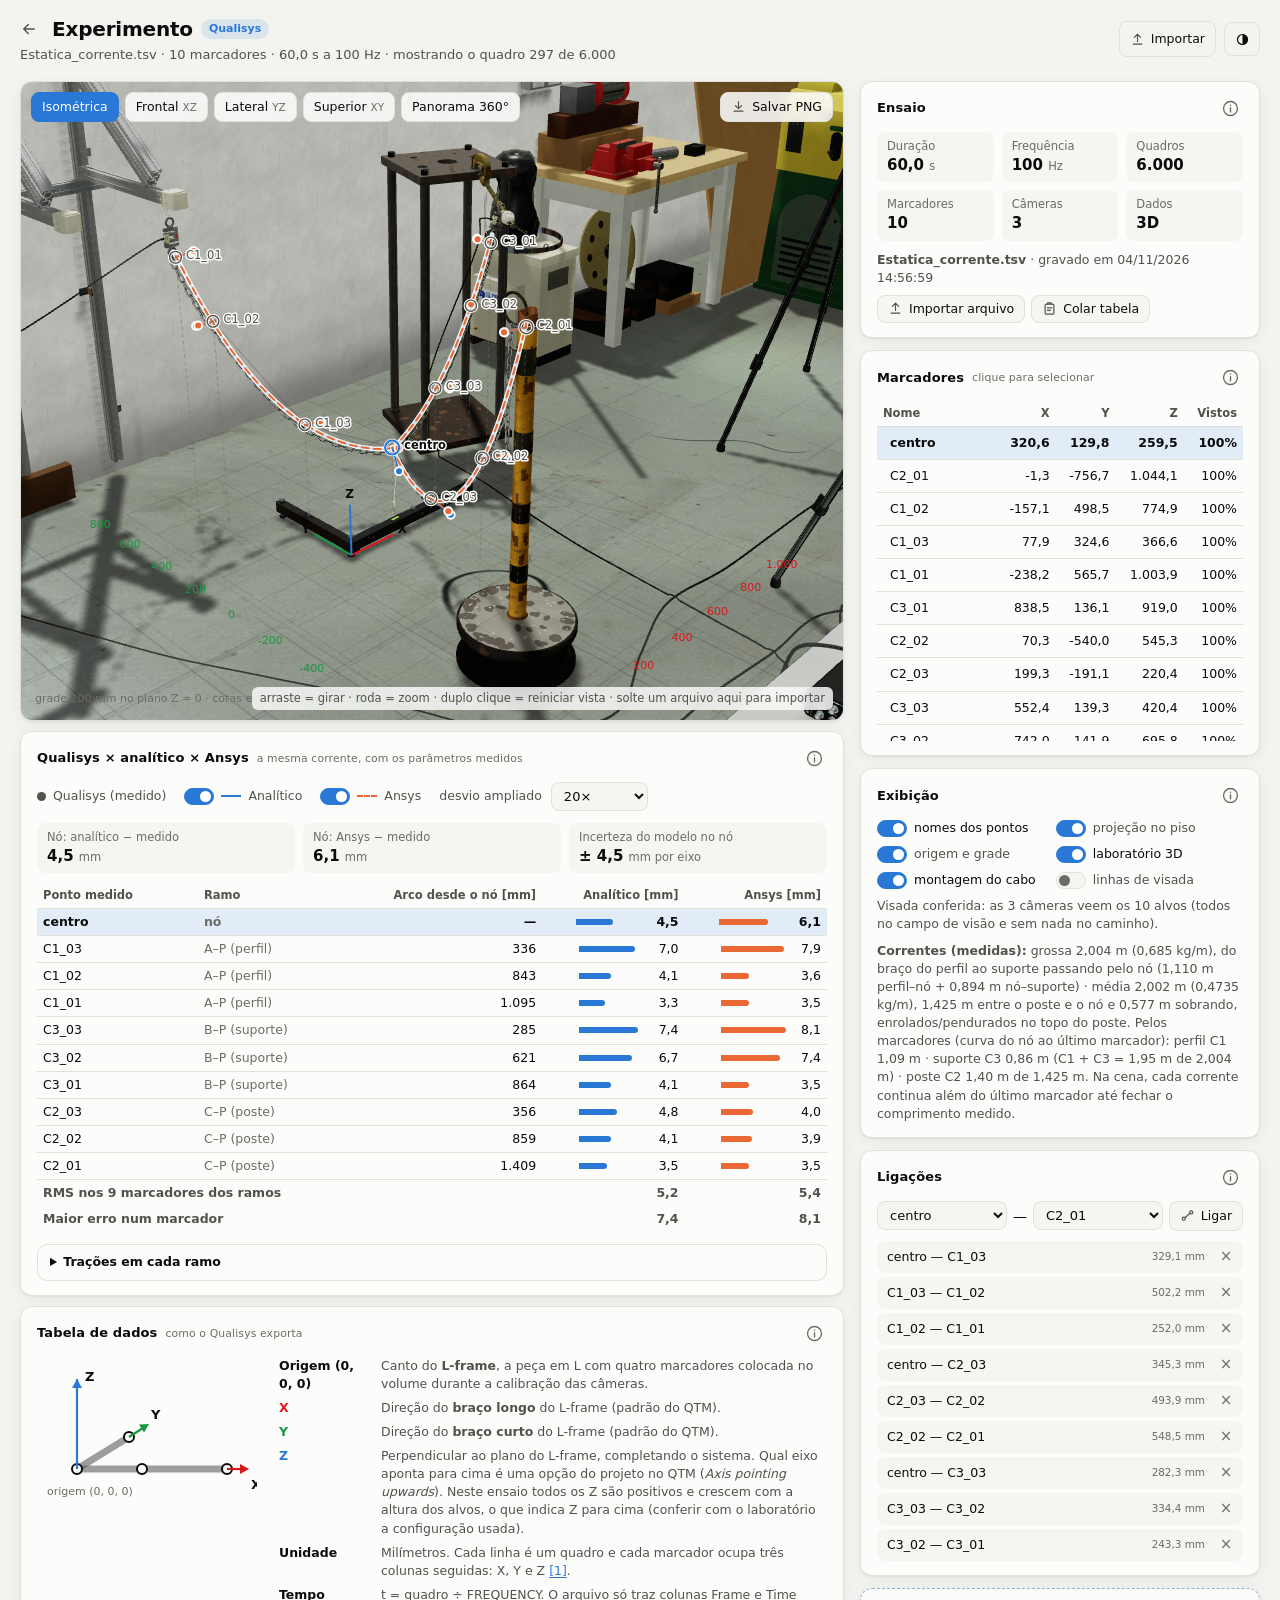
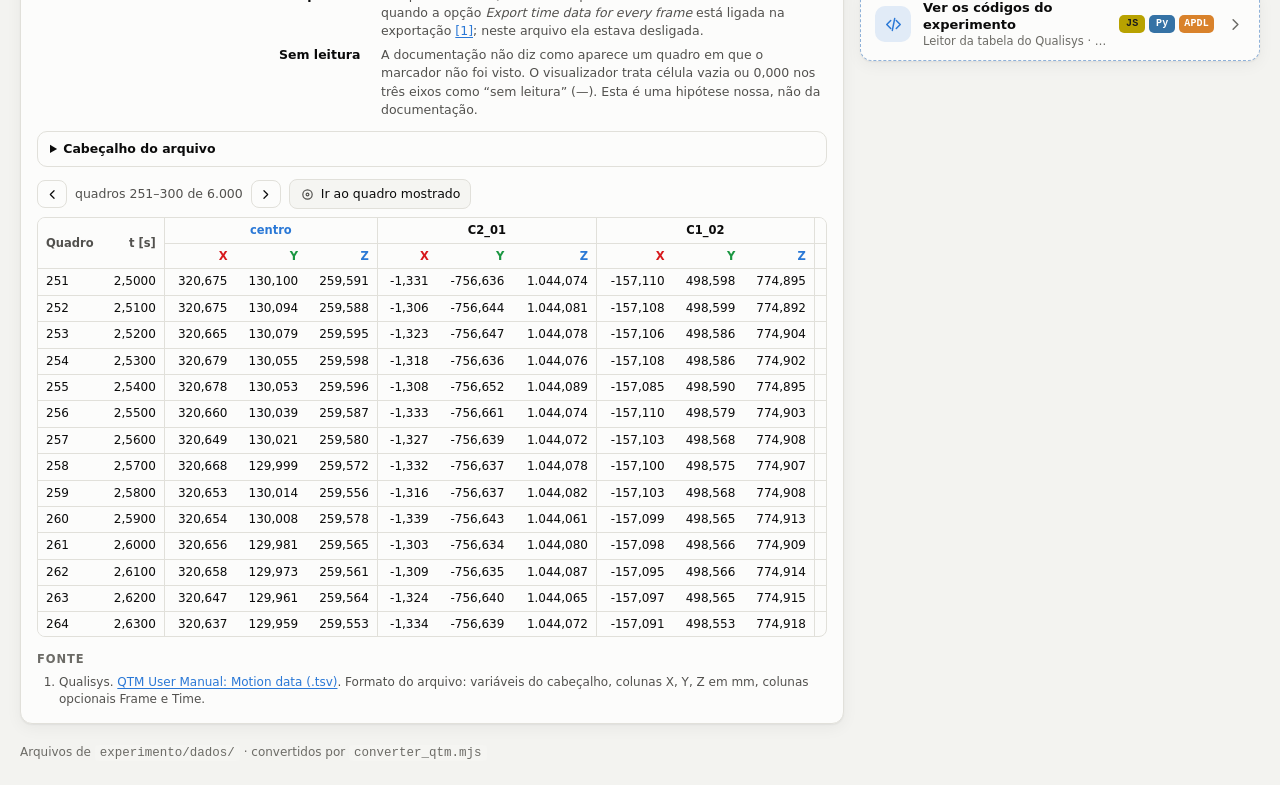
<file: visualizador/experimento.html>
<!doctype html>
<html lang="pt-BR">
<head>
<meta charset="utf-8">
<meta name="viewport" content="width=device-width, initial-scale=1">
<title>Experimento — Qualisys</title>
<link rel="icon" href="img/favicon.svg" type="image/svg+xml">
<link rel="stylesheet" href="style.css?v=20261108c">
</head>
<body>

<header class="top">
  <div>
    <h1><a class="voltar" href="index.html" title="Voltar ao início" aria-label="Voltar ao início"><svg class="bi" viewBox="0 0 24 24" aria-hidden="true"><path d="M19 12H5M11 6l-6 6 6 6"/></svg></a> Experimento <span class="tag">Qualisys</span></h1>
    <p class="sub" id="sub">Marcadores medidos pelo sistema de captura de movimento (exportação TSV do Qualisys Track Manager)</p>
  </div>
  <div class="hdr-btns">
    <label class="ghost-file" title="Importar um arquivo do Qualisys (.tsv) ou uma tabela de coordenadas (.csv, .txt)">
      <input type="file" id="arquivo" accept=".tsv,.csv,.txt" hidden>
      <svg class="bi" viewBox="0 0 24 24" width="15" height="15" fill="none" stroke="currentColor" stroke-width="1.9" stroke-linecap="round" stroke-linejoin="round" aria-hidden="true"><path d="M12 15V4M7 8.5l5-5 5 5M5 19.5h14"/></svg><span>Importar</span>
    </label>
    <button id="btnTema" class="ghost ico" type="button" title="Alternar tema claro/escuro" aria-label="Alternar tema claro/escuro"><svg class="bi" viewBox="0 0 24 24" aria-hidden="true"><circle cx="12" cy="12" r="8"/><path d="M12 4a8 8 0 0 1 0 16z" fill="currentColor" stroke="none"/></svg></button>
  </div>
</header>

<main class="layout">
  <section class="stage exp" aria-label="Visualização 3D">
    <div class="viewport" id="viewport">
      <canvas id="cv3d" aria-hidden="true" hidden></canvas>
      <canvas id="cv" role="img" aria-label="Vista 3D dos marcadores medidos"></canvas>
      <div class="toolbar" role="group" aria-label="Vistas">
        <button type="button" data-view="iso" class="on">Isométrica</button>
        <button type="button" data-view="front">Frontal <small>XZ</small></button>
        <button type="button" data-view="side">Lateral <small>YZ</small></button>
        <button type="button" data-view="top">Superior <small>XY</small></button>
        <button type="button" data-view="pano" id="btnPano" hidden title="Vista do ponto onde as fotos do laboratório foram tiradas: o ambiente fica esférico, sem distorção. Arraste para olhar em volta.">Panorama 360°</button>
        <button type="button" id="btnPng" class="com-ico" title="Salvar a imagem atual como PNG" aria-label="Salvar PNG"><svg class="bi" viewBox="0 0 24 24" aria-hidden="true"><path d="M12 4v11M7 10.5l5 5 5-5M5 19.5h14"/></svg><span class="so-largo">Salvar PNG</span></button>
      </div>
      <div class="exag-tag" id="exagTag" hidden></div>
      <div class="hint" id="hint3d">arraste = girar · roda = zoom · duplo clique = reiniciar vista · solte um arquivo aqui para importar</div>
      <div class="tip" id="tip" hidden></div>
      <div class="soltar" id="soltar" hidden>Solte o arquivo para importar</div>
    </div>

    <div class="timeline so-din" id="timeline">
      <button id="btnPrev" type="button" class="ico" title="Quadro anterior (←; Shift = 1 s)" aria-label="Quadro anterior"><svg class="bi cheio" viewBox="0 0 24 24" aria-hidden="true"><path d="M7 6.5v11"/><path d="M18 6.5v11l-8-5.5z"/></svg></button>
      <button id="btnPlay" type="button" class="ico primary" title="Reproduzir / pausar (Espaço)" aria-label="Reproduzir"><svg class="bi cheio i-play" viewBox="0 0 24 24" aria-hidden="true"><path d="M8.5 5.5v13l10-6.5z"/></svg><svg class="bi i-pausa" viewBox="0 0 24 24" aria-hidden="true"><path d="M8.5 6v12M15.5 6v12" stroke-width="2.8"/></svg></button>
      <button id="btnNext" type="button" class="ico" title="Próximo quadro (→; Shift = 1 s)" aria-label="Próximo quadro"><svg class="bi cheio" viewBox="0 0 24 24" aria-hidden="true"><path d="M17 6.5v11"/><path d="M6 6.5v11l8-5.5z"/></svg></button>
      <input id="slider" type="range" min="0" max="0" step="1" value="0" aria-label="Quadro">
      <div class="tl-info">
        <b id="tlTempo"></b>
        <span id="tlQuadro"></span>
      </div>
      <label class="speed">vel.
        <select id="speed" aria-label="Velocidade da reprodução">
          <option value="0.1">0,1×</option>
          <option value="0.25">0,25×</option>
          <option value="0.5">0,5×</option>
          <option value="1" selected>1× (tempo real)</option>
        </select>
      </label>
    </div>

    <section class="card comp" id="cardComp" hidden>
      <h2>Qualisys × analítico × Ansys <small>a mesma corrente, com os parâmetros medidos</small></h2>
      <div class="comp-leg" role="group" aria-label="Séries mostradas na vista 3D">
        <span class="comp-item"><span class="comp-sw real" aria-hidden="true"></span>Qualisys (medido)</span>
        <label class="comp-item"><input type="checkbox" id="chCompAn" checked><span class="comp-sw an" aria-hidden="true"></span>Analítico</label>
        <label class="comp-item"><input type="checkbox" id="chCompAns" checked><span class="comp-sw ans" aria-hidden="true"></span>Ansys</label>
        <label class="comp-item dica" data-dica="Os modelos ficam a milímetros dos marcadores, pouco para ver na vista. Cada ponto medido ganha um traço até onde o modelo o colocaria, com essa distância multiplicada pelo fator escolhido. Em 1× só as curvas aparecem.">desvio ampliado
          <select id="compExag" aria-label="Ampliação do desvio dos modelos na vista 3D">
            <option value="1">1× (real)</option>
            <option value="10">10×</option>
            <option value="20" selected>20×</option>
            <option value="50">50×</option>
          </select>
        </label>
      </div>
      <div class="pgrid" id="compResumo"></div>
      <div class="tablewrap"><table class="tbl clicavel comp-tbl" id="tblComp"></table></div>
      <p class="note" id="compNota"></p>
      <details class="sub-card">
        <summary>Trações em cada ramo</summary>
        <div class="tablewrap"><table class="tbl comp-t" id="tblCompT"></table></div>
        <p class="note" id="compNotaT"></p>
      </details>
    </section>

    <section class="card so-din" id="cardGr">
      <h2 id="grTitulo">Deslocamento × tempo</h2>
      <div class="gr-wrap">
        <canvas id="gr" class="grafico-exp" role="img" aria-label="Deslocamento do marcador selecionado em X, Y e Z ao longo do tempo"></canvas>
        <div class="tip" id="grTip" hidden></div>
      </div>
      <div class="checks">
        <label class="dica chave" data-dica="Desligado: os três eixos usam a mesma escala, para comparar em que direção o cabo se move. Ligado: cada eixo usa a sua escala, para enxergar os movimentos pequenos em X e Z."><input type="checkbox" id="chEscala"> escala própria por eixo</label>
      </div>
      <p class="note">Deslocamento do marcador selecionado em relação à posição média, em cada eixo. Serve para conferir se o ensaio estava estável (a posição média é o que se compara com os modelos). Clique no gráfico para ir ao instante; arraste para escolher o intervalo da média (trecho em destaque).</p>
    </section>

    <section class="card" id="cardTabela">
      <h2>Tabela de dados <small>como o Qualisys exporta</small></h2>
      <div class="guia">
        <svg class="guia-lframe" viewBox="0 0 220 150" role="img" aria-label="L-frame: o canto é a origem, o braço longo define X, o braço curto define Y e Z aponta para cima">
          <path d="M40 112 L190 112" class="braco"/><path d="M40 112 L92 80" class="braco"/>
          <circle cx="40" cy="112" r="5" class="mk"/><circle cx="105" cy="112" r="5" class="mk"/><circle cx="190" cy="112" r="5" class="mk"/><circle cx="92" cy="80" r="5" class="mk"/>
          <path d="M40 112 V22" class="ez"/><path d="M40 22 l-5 9 h10 z" class="ez-p"/>
          <path d="M190 112 h16" class="ex"/><path d="M212 112 l-9 -5 v10 z" class="ex-p"/>
          <path d="M92 80 l14 -9" class="ey"/><path d="M112 67 l-10 0.5 l5 8 z" class="ey-p"/>
          <text x="214" y="132" class="tx">X</text><text x="114" y="62" class="ty">Y</text><text x="48" y="24" class="tz">Z</text>
          <text x="10" y="138" class="t0">origem (0, 0, 0)</text>
        </svg>
        <dl class="guia-eixos">
          <div><dt>Origem (0, 0, 0)</dt><dd>Canto do <b>L-frame</b>, a peça em L com quatro marcadores colocada no volume durante a calibração das câmeras.</dd></div>
          <div><dt class="cx">X</dt><dd>Direção do <b>braço longo</b> do L-frame (padrão do QTM).</dd></div>
          <div><dt class="cy">Y</dt><dd>Direção do <b>braço curto</b> do L-frame (padrão do QTM).</dd></div>
          <div><dt class="cz">Z</dt><dd>Perpendicular ao plano do L-frame, completando o sistema. Qual eixo aponta para cima é uma opção do projeto no QTM (<i>Axis pointing upwards</i>). Neste ensaio todos os Z são positivos e crescem com a altura dos alvos, o que indica Z para cima (conferir com o laboratório a configuração usada).</dd></div>
          <div><dt>Unidade</dt><dd>Milímetros. Cada linha é um quadro e cada marcador ocupa três colunas seguidas: X, Y e Z <a href="#fonte1">[1]</a>.</dd></div>
          <div><dt>Tempo</dt><dd>t = quadro ÷ FREQUENCY. O arquivo só traz colunas Frame e Time quando a opção <i>Export time data for every frame</i> está ligada na exportação <a href="#fonte1">[1]</a>; neste arquivo ela estava desligada.</dd></div>
          <div><dt>Sem leitura</dt><dd>A documentação não diz como aparece um quadro em que o marcador não foi visto. O visualizador trata célula vazia ou 0,000 nos três eixos como “sem leitura” (—). Esta é uma hipótese nossa, não da documentação.</dd></div>
        </dl>
      </div>

      <details class="sub-card">
        <summary>Cabeçalho do arquivo</summary>
        <div class="tablewrap"><table class="tbl cab" id="tblCab"></table></div>
      </details>

      <div class="dados-ctl">
        <button type="button" id="pgAnt" class="ico" aria-label="Página anterior" title="Página anterior"><svg class="bi" viewBox="0 0 24 24" aria-hidden="true"><path d="M14.5 6l-6 6 6 6"/></svg></button>
        <span id="pgInfo"></span>
        <button type="button" id="pgProx" class="ico" aria-label="Próxima página" title="Próxima página"><svg class="bi" viewBox="0 0 24 24" aria-hidden="true"><path d="M9.5 6l6 6-6 6"/></svg></button>
        <button type="button" id="pgAtual" class="add com-ico"><svg class="bi" viewBox="0 0 24 24" width="15" height="15" fill="none" stroke="currentColor" stroke-width="1.9" stroke-linecap="round" stroke-linejoin="round" aria-hidden="true"><circle cx="12" cy="12" r="7.5"/><circle cx="12" cy="12" r="2.2"/></svg><span class="so-din">Ir ao quadro atual</span><span class="so-est">Ir ao quadro mostrado</span></button>
        <label class="seguir so-din"><input type="checkbox" id="chSeguir" checked> acompanhar a animação</label>
      </div>
      <div class="tablewrap dados"><table class="tbl clicavel dados" id="tblDados"></table></div>

      <h3 class="fontes-tit">Fonte</h3>
      <ol class="fontes">
        <li id="fonte1">Qualisys. <a href="https://docs.qualisys.com/qtm/content/processing_measurement/motion_data_tsv.htm" target="_blank" rel="noopener noreferrer">QTM User Manual: Motion data (.tsv)</a>. Formato do arquivo: variáveis do cabeçalho, colunas X, Y, Z em mm, colunas opcionais Frame e Time.</li>
      </ol>
      <p class="note">Valores exatamente como estão no arquivo, só formatados (vírgula decimal, três casas). <span class="so-din">Clique numa linha para levar a vista 3D até aquele quadro.</span><span class="so-est">A linha em destaque é o quadro mostrado na vista 3D e usado na comparação com os modelos.</span> Os nomes dos marcadores seguem os nomes editados na tabela de marcadores.</p>
    </section>
  </section>

  <aside class="side">
    <section class="card">
      <h2>Ensaio</h2>
      <div class="row" id="ensaioRow" hidden>
        <label>Arquivo
          <select id="ensaioSel"></select>
        </label>
      </div>
      <div class="pgrid" id="cabecalho"></div>
      <p class="res" id="arqNome"></p>
      <div class="row importar">
        <label class="ghost-file" title="Arquivo .tsv exportado pelo QTM ou tabela de coordenadas .csv/.txt">
          <input type="file" id="arquivo2" accept=".tsv,.csv,.txt" hidden>
          <svg class="bi" viewBox="0 0 24 24" width="15" height="15" fill="none" stroke="currentColor" stroke-width="1.9" stroke-linecap="round" stroke-linejoin="round" aria-hidden="true"><path d="M12 15V4M7 8.5l5-5 5 5M5 19.5h14"/></svg><span>Importar arquivo</span>
        </label>
        <button type="button" id="btnColar" class="add com-ico"><svg class="bi" viewBox="0 0 24 24" width="15" height="15" fill="none" stroke="currentColor" stroke-width="1.9" stroke-linecap="round" stroke-linejoin="round" aria-hidden="true"><rect x="5" y="5" width="14" height="16" rx="2"/><path d="M9 5V3.8A.8.8 0 0 1 9.8 3h4.4a.8.8 0 0 1 .8.8V5M8.5 11h7M8.5 15h5"/></svg>Colar tabela</button>
      </div>
      <p class="note">Informações do cabeçalho do arquivo exportado pelo Qualisys Track Manager (QTM). As coordenadas estão em milímetros, no sistema de referência definido na calibração das câmeras (o L-frame); no Qualisys o eixo Z é o vertical.</p>
      <p class="note"><b>Importar:</b> aceita a exportação TSV completa do QTM e também tabelas de coordenadas (.csv, .tsv, .txt ou texto colado do QTM ou do Excel), com uma linha por marcador (nome, X, Y, Z) ou uma linha por quadro (X, Y, Z de cada marcador em sequência, com ou sem colunas Frame/Time e linha de títulos). Separador: tabulação, ponto e vírgula, vírgula ou espaço; vírgula decimal também funciona.</p>
    </section>

    <section class="card">
      <h2>Marcadores <small>clique para selecionar</small></h2>
      <div class="tablewrap tall"><table class="tbl clicavel edit-nomes" id="tblMarc"></table></div>
      <p class="note"><b>Nome:</b> o sistema numera os alvos automaticamente (New 0000, New 0001...). Edite o nome para identificar o ponto da montagem; ele fica salvo neste navegador para este arquivo. <span class="so-din"><b>X̄, Ȳ, Z̄:</b> posição média. <b>Pico a pico:</b> maior variação entre os três eixos.</span><span class="so-est"><b>X, Y, Z:</b> posição medida no quadro mostrado, em mm (um quadro real do Qualisys, não a média).</span> <b>Vistos:</b> fração dos quadros em que o marcador foi visto pelas câmeras.</p>
    </section>

    <section class="card">
      <h2>Exibição</h2>
      <div class="row so-din">
        <label>Posição dos marcadores
          <select id="modoPos">
            <option value="quadro">quadro atual</option>
            <option value="media">média (equilíbrio)</option>
          </select>
        </label>
        <label>Exagero dos deslocamentos
          <select id="exag">
            <option value="1" selected>1× (real)</option>
            <option value="5">5×</option>
            <option value="10">10×</option>
            <option value="20">20×</option>
          </select>
        </label>
      </div>
      <div class="checks">
        <label class="dica chave" data-dica="Rótulos com o nome de cada ponto na vista 3D. Desligado, nenhum rótulo aparece; passe o mouse sobre um ponto para ver o nome e as coordenadas."><input type="checkbox" id="chNomes" checked> nomes dos pontos</label>
        <label><input type="checkbox" id="chPiso" checked> projeção no piso</label>
        <label><input type="checkbox" id="chOrigem" checked> origem e grade</label>
        <label class="dica chave" data-dica="Sala do laboratório em 3D (14,11 × 7,89 m, pé-direito 4,44 m, medidos com trena laser), com as fotos do local projetadas nas paredes, o L-frame na origem e as três câmeras modeladas. Com ele ligado, a roda do mouse aproxima e afasta o ponto de vista. As posições das câmeras são ilustrativas."><input type="checkbox" id="chLab" checked> laboratório 3D</label>
        <label class="dica chave" data-dica="Perfil na parede, célula de carga, corrente, suporte e poste com peso, modelados a partir das fotos. Posição ilustrativa (não medida)."><input type="checkbox" id="chMontagem" checked> montagem do cabo</label>
        <label class="dica chave" data-dica="Raios de cada câmera até cada alvo: verde = a câmera vê o alvo; vermelho = fora do campo de visão ou bloqueado por algum objeto. As câmeras são posicionadas para que todas vejam todos os alvos."><input type="checkbox" id="chVisada"> linhas de visada</label>
        <label class="so-din"><input type="checkbox" id="chRastro"> rastro (1 s)</label>
      </div>
      <p class="res" id="labVisada" hidden></p>
      <p class="res" id="labCorrentes" hidden></p>
      <p class="note"><span class="so-din"><b>Exagero:</b> multiplica o afastamento de cada marcador em relação à sua posição média, para enxergar movimentos de poucos milímetros. </span><b>Projeção no piso:</b> linha vertical até o plano Z = 0, para ajudar a ler a profundidade. <b>Origem e grade:</b> eixos do Qualisys na origem e grade de 50/100 mm no plano Z = 0.</p>
    </section>

    <section class="card">
      <h2>Ligações</h2>
      <div class="lig-linha">
        <select id="ligA" aria-label="Primeiro marcador"></select>
        <span>—</span>
        <select id="ligB" aria-label="Segundo marcador"></select>
        <button type="button" id="ligAdd" class="add com-ico"><svg class="bi" viewBox="0 0 24 24" width="15" height="15" fill="none" stroke="currentColor" stroke-width="1.9" stroke-linecap="round" stroke-linejoin="round" aria-hidden="true"><circle cx="6" cy="17" r="2.5"/><circle cx="18" cy="7" r="2.5"/><path d="M8 15.5 16 8.5"/></svg>Ligar</button>
      </div>
      <ul class="lig-lista" id="ligLista"></ul>
      <p class="note">Segmentos retos entre pares de marcadores, para desenhar a montagem (por exemplo, os trechos do cabo entre alvos vizinhos). Ficam salvos neste navegador para este arquivo.</p>
    </section>

    <section class="card so-din">
      <h2>Posição de equilíbrio <small>para comparar com os modelos</small></h2>
      <div class="intervalo" id="intervalo">
        <div class="int-linha">
          <span class="int-rot">Intervalo da média</span>
          <label>de <input type="number" id="intIni" step="0.1" min="0" inputmode="decimal" aria-label="Início do intervalo, em segundos"></label>
          <label>até <input type="number" id="intFim" step="0.1" min="0" inputmode="decimal" aria-label="Fim do intervalo, em segundos"></label>
          <span class="int-un">s</span>
        </div>
        <div class="int-botoes">
          <button type="button" id="intDeAgora" class="add com-ico" title="Começar o intervalo no instante atual da animação"><svg class="bi" viewBox="0 0 24 24" width="15" height="15" fill="none" stroke="currentColor" stroke-width="1.9" stroke-linecap="round" stroke-linejoin="round" aria-hidden="true"><path d="M5 5v14M19 12H9M13 8l-4 4 4 4"/></svg>início aqui</button>
          <button type="button" id="intAteAgora" class="add com-ico" title="Terminar o intervalo no instante atual da animação"><svg class="bi" viewBox="0 0 24 24" width="15" height="15" fill="none" stroke="currentColor" stroke-width="1.9" stroke-linecap="round" stroke-linejoin="round" aria-hidden="true"><path d="M19 5v14M5 12h10M11 8l4 4-4 4"/></svg>fim aqui</button>
          <button type="button" id="intRepouso" class="add com-ico" title="Escolher automaticamente o trecho mais longo em que os marcadores ficam parados"><svg class="bi" viewBox="0 0 24 24" width="15" height="15" fill="none" stroke="currentColor" stroke-width="1.9" stroke-linecap="round" stroke-linejoin="round" aria-hidden="true"><path d="M3 12c2-5 3-5 5 0s3 5 5 0"/><path d="M14 12h7"/></svg>trecho parado</button>
          <button type="button" id="intTudo" class="add com-ico" title="Usar o ensaio inteiro"><svg class="bi" viewBox="0 0 24 24" width="15" height="15" fill="none" stroke="currentColor" stroke-width="1.9" stroke-linecap="round" stroke-linejoin="round" aria-hidden="true"><path d="M4 12h16M4 12l4-4M4 12l4 4M20 12l-4-4M20 12l-4 4"/></svg>ensaio inteiro</button>
        </div>
        <p class="res" id="intInfo"></p>
      </div>
      <div class="tablewrap"><table class="tbl" id="tblEq"></table></div>
      <div class="row"><button type="button" id="btnCsv" class="add com-ico"><svg class="bi" viewBox="0 0 24 24" width="15" height="15" fill="none" stroke="currentColor" stroke-width="1.9" stroke-linecap="round" stroke-linejoin="round" aria-hidden="true"><path d="M12 4v11M7 10.5l5 5 5-5M5 19.5h14"/></svg>Exportar CSV</button></div>
      <p class="note">Posição média de cada marcador ± desvio padrão no intervalo escolhido, em mm. <b>Intervalo:</b> digite o início e o fim, use os botões ou arraste sobre o gráfico de deslocamento × tempo. <b>Trecho parado:</b> procura, em janelas de 0,5 s, o trecho contínuo mais longo em que nenhum marcador varia mais que 3 vezes o ruído das câmeras (a variação da janela mais quieta do ensaio). O intervalo vale também para a tabela de marcadores, para a vista “posição média” e para o CSV (vírgula decimal e colunas separadas por ponto e vírgula; abre direto no Excel em português). É o resultado que será comparado com a forma da catenária (modelo analítico) e com o resultado do Ansys, depois de associar cada marcador a um ponto do cabo.</p>
    </section>
    <div class="ver-codigo" data-codigos="leitor,expdados,expajuste,expanalit,expapdl,expcomp,expesq" data-rotulo="Ver os códigos do experimento"></div>
  </aside>
</main>

<dialog id="dlgColar" class="colar" aria-labelledby="colarTitulo">
  <h2 id="colarTitulo">Colar tabela de coordenadas</h2>
  <p class="note">Cole aqui as coordenadas copiadas do QTM ou do Excel, em mm. Exemplos:</p>
  <pre class="ex">Nome	X	Y	Z
A	-140,2	256,6	215,7
B	-139,5	256,6	521,1</pre>
  <pre class="ex">Frame	Time	New 0000 X	New 0000 Y	New 0000 Z	...
1	0.00000	-140.244	256.447	215.723	...</pre>
  <label class="colar-nome">Nome do ensaio <input type="text" id="colarNome" value="tabela colada"></label>
  <textarea id="colarTexto" spellcheck="false" placeholder="cole a tabela aqui"></textarea>
  <p class="note warn" id="colarErro" hidden></p>
  <div class="cr-rodape">
    <button type="button" id="colarCancelar">Cancelar</button>
    <button type="button" class="primary com-ico" id="colarOk"><svg class="bi" viewBox="0 0 24 24" width="15" height="15" fill="none" stroke="currentColor" stroke-width="1.9" stroke-linecap="round" stroke-linejoin="round" aria-hidden="true"><path d="M12 15V4M7 8.5l5-5 5 5M5 19.5h14"/></svg>Importar</button>
  </div>
</dialog>

<footer class="foot" id="rodape">Arquivos de <code>experimento/dados/</code> · convertidos por <code>converter_qtm.mjs</code></footer>

<script src="experimento_dados.js?v=20261105f" onerror="window.QTM_ARQUIVOS=null"></script>
<script src="experimento_comparacao.js?v=20261105j" onerror="window.QTM_COMPARACAO=null"></script>
<script src="experimento.js?v=20261108c"></script>
<script src="notas.js?v=20261105f"></script>
<script src="codigos.js?v=20261108a" onerror="window.CODIGOS=null"></script>
<script src="codigo.js?v=20261105f"></script>
</body>
</html>
</file>
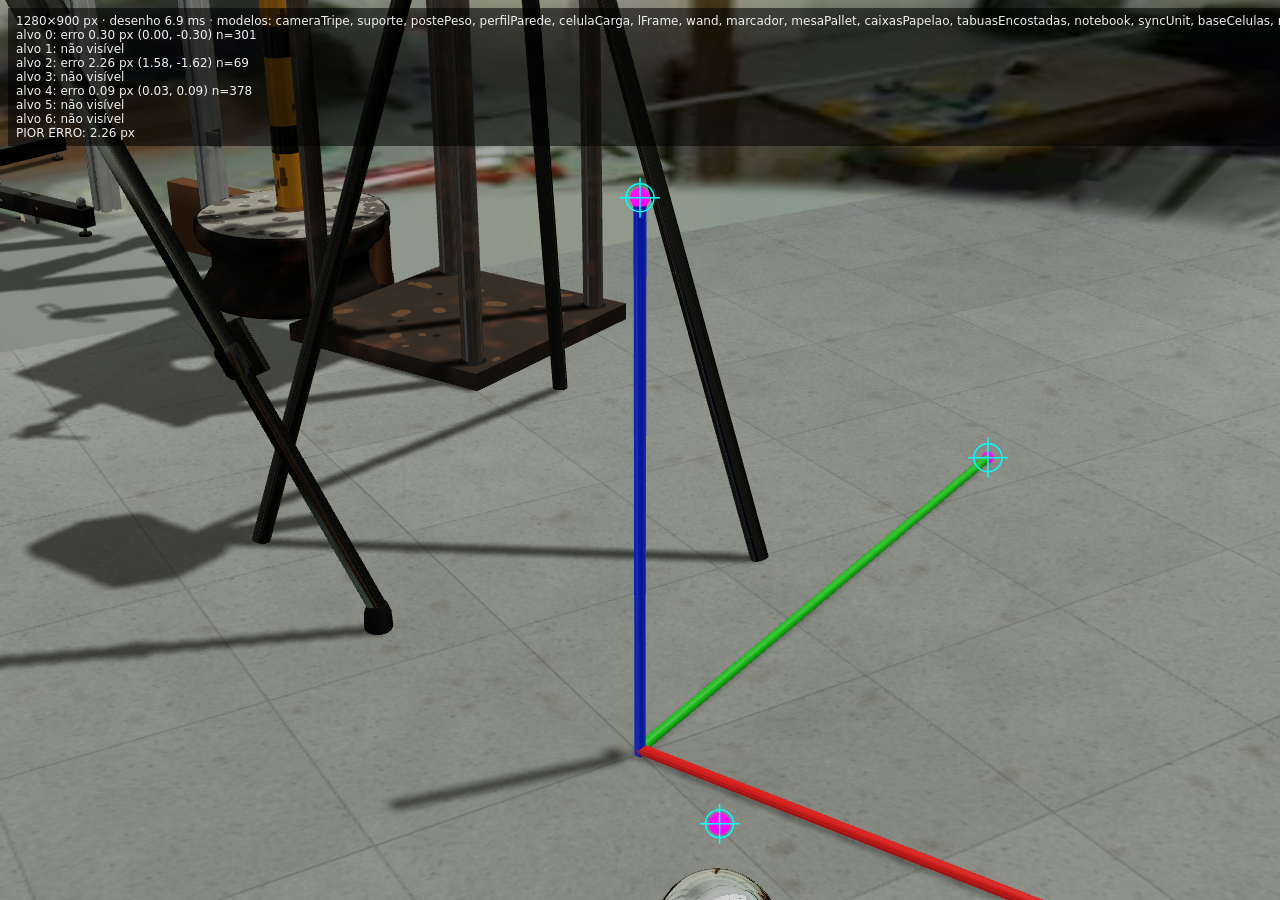
<file: visualizador/lab/teste.html>
<!DOCTYPE html>
<html lang="pt-BR">
<head>
<meta charset="utf-8">
<title>Teste Cena3D</title>
<style>
  html, body { margin: 0; height: 100%; background: #222; font: 12px "Segoe UI", system-ui, sans-serif; color: #eee; overflow: hidden; }
  #vp { position: absolute; inset: 0; }
  #vp canvas { position: absolute; inset: 0; width: 100%; height: 100%; }
  #c2 { pointer-events: none; }
  #res { position: absolute; left: 8px; top: 8px; background: rgba(0,0,0,.55); padding: 6px 8px; white-space: pre; z-index: 2; }
</style>
</head>
<body>
<div id="vp"><canvas id="gl"></canvas><canvas id="c2"></canvas></div>
<div id="res">carregando…</div>
<script src="lab_geom.js"></script>
<script src="modelo_camera.js" onerror="0"></script>
<script src="modelo_montagem.js" onerror="0"></script>
<script src="modelo_entorno.js" onerror="0"></script>
<script src="sala.js" onerror="0"></script>
<script src="cena3d.js"></script>
<script>
(() => {
'use strict';
// parâmetros: ?amb=url&yaw=..&pitch=..&zoom=..&cx=&cy=&cz=&R=  (mesma convenção de experimento.js)
const Q = new URLSearchParams(location.search);
const num = (k, d) => (Q.has(k) ? parseFloat(Q.get(k)) : d);
const S = { yaw: num('yaw', -0.6), pitch: num('pitch', 0.42), zoom: num('zoom', 1) };
const CENA = { c: [num('cx', 0), num('cy', 0), num('cz', 350)], R: num('R', 400) };
const glc = document.getElementById('gl'), c2 = document.getElementById('c2'), ctx = c2.getContext('2d');
let W = 0, H = 0, DPR = 1, CAM = null;

const amb = Q.get('amb') || window.LAB_AMBIENTE || '../img/lab/ambiente.jpg';
const cena = Cena3D.criar(glc, { ambiente: amb, aoCarregar: () => desenhar() });
if (!cena) { document.getElementById('res').textContent = 'sem WebGL2'; return; }
cena.ambiente({ centro: [num('ccx', 0), num('ccy', 0), num('h', 1500)], raio: num('raio', 6000), azimute0: num('az0', 0) });
// ?sala=1: caixa com as medidas reais da sala (14 110 × 7 887 mm, pé-direito 4 443 mm); x0/y0 posicionam a origem
if (Q.get('sala') === '1') { const x0 = num('x0', -4000), y0 = num('y0', -3000); cena.ambiente({ sala: { min: [x0, y0, 0], max: [x0 + 14110, y0 + 7887, 4443] } }); }
if (Q.has('piso')) cena.piso(Q.get('piso'), num('pisoLado', 300));
if (Q.has('mascara')) cena.ambiente({ mascara: Q.get('mascara') });

// ---------------------------------------------------------------- cena de teste
const G = LAB_GEOM, P = G.parte, mat = G.mat;
const preto = { cor: [0.05, 0.05, 0.055], metal: 0, rug: 0.45 };
const alu = { cor: [0.91, 0.92, 0.93], metal: 1, rug: 0.3 };
const add = (partes, m) => cena.adicionar({ partes }, m);
// eixos sobre o piso (devem cair sobre as linhas vermelha/verde do panorama de teste)
add([P('x', { cor: [0.85, 0.08, 0.08], metal: 0, rug: 0.5 }, G.barra([0, 0, 6], [900, 0, 6], 6))]);
add([P('y', { cor: [0.1, 0.65, 0.1], metal: 0, rug: 0.5 }, G.barra([0, 0, 6], [0, 900, 6], 6))]);
add([P('z', { cor: [0.1, 0.25, 0.9], metal: 0, rug: 0.5 }, G.barra([0, 0, 0], [0, 0, 600], 6))]);
// esferas de materiais
const mats = [
  ['cromo', { cor: [0.95, 0.95, 0.95], metal: 1, rug: 0.06 }], ['alu escovado', alu],
  ['ouro', { cor: [1, 0.78, 0.34], metal: 1, rug: 0.25 }], ['plástico vermelho', { cor: [0.75, 0.1, 0.08], metal: 0, rug: 0.35 }],
  ['borracha', { cor: [0.06, 0.06, 0.06], metal: 0, rug: 0.9 }], ['branco fosco', { cor: [0.9, 0.9, 0.88], metal: 0, rug: 0.7 }],
];
mats.forEach(([n, m], i) => add([P(n, m, G.esfera(55, 48, 32))], mat.trans(250 + 140 * (i % 3), -250 - 140 * Math.floor(i / 3), 55)));
// "tripé" de barras com uma caixa em cima
const tri = G.vazia();
for (let k = 0; k < 3; k++) { const a = k * 2.094; G.juntar(tri, G.barra([380 * Math.cos(a), 380 * Math.sin(a), 0], [0, 0, 1100], 12, 16)); }
G.juntar(tri, G.cilindro(18, 700, 1200, 24));
add([P('tripé', preto, tri), P('corpo', { cor: [0.78, 0.79, 0.8], metal: 0, rug: 0.4 }, G.transformar(G.caixaArred(200, 120, 130, 25), mat.trans(0, 0, 1270)))],
  mat.trans(-500, 450, 0));
// marcadores de validação (emissivos magenta) em pontos conhecidos
const ALVOS = [[0, 0, 600], [900, 0, 6], [0, 900, 6], [-500, 450, 1270], [250, -250, 170], [530, -390, 170], [200, 300, 900]];
for (const a of ALVOS) add([P('alvo', { cor: [0, 0, 0], metal: 0, rug: 1, emissivo: [1, 0, 1] }, G.esfera(9, 24, 16))], mat.trans(...a));
// ?proxy=1: caixas com material projetado (proxies da foto) e um tripé atrás de uma delas; ?depurar=1 mostra os proxies
if (Q.get('proxy') === '1') {
  const pr = { projetado: true };
  add([P('proxy', pr, G.transformar(G.caixa(800, 600, 900), mat.trans(2500, 0, 450)))]);
  add([P('proxy', pr, G.transformar(G.caixa(1200, 500, 750), mat.trans(-1500, 3400, 375)))]);
  add([P('proxy', pr, G.transformar(G.cilindro(300, 0, 1100, 32), mat.trans(4200, 2600, 0)))]);
  const tr2 = G.vazia();
  for (let k = 0; k < 3; k++) { const a = k * 2.094; G.juntar(tr2, G.barra([3225 + 350 * Math.cos(a), -972 + 350 * Math.sin(a), 0], [3225, -972, 1300], 12, 16)); }
  add([P('tripé atrás', { cor: [0.8, 0.1, 0.1], metal: 0, rug: 0.4 }, tr2)]);
  if (Q.get('depurar') === '1') cena.depurarProxies(true);
  if (Q.get('semproxy') === '1') cena.proxiesVisiveis(false);
}
// ?assado=1: caixa com textura em UV (grade gerada) e material assado; usa lab/sala.js se existir; ?fundo=1 só céu
if (Q.get('assado') === '1') {
  const tc = document.createElement('canvas'); tc.width = tc.height = 512;
  const tx = tc.getContext('2d');
  for (let i = 0; i < 8; i++) for (let j = 0; j < 8; j++) { tx.fillStyle = (i + j) % 2 ? '#d9c7a0' : '#8a6a3c'; tx.fillRect(i * 64, j * 64, 64, 64); }
  tx.fillStyle = '#c00'; tx.font = 'bold 90px Arial'; tx.fillText('v=0', 150, 110); // v = 0 deve ficar em cima
  const grade = tc.toDataURL('image/png');
  // caixa com UV por face (cada face usa a textura inteira)
  const cx = G.caixa(900, 700, 800), uv = [];
  for (let f = 0; f < 6; f++) uv.push(0, 1, 1, 1, 1, 0, 0, 0);
  const mc = G.transformar(cx, mat.trans(2600, 0, 400));
  cena.adicionar({ partes: [{ nome: 'caixa assada', material: { assado: true, textura: grade, realce: num('realce', 0.3), ao: 1 },
    pos: new Float32Array(mc.pos), nor: new Float32Array(mc.nor), uv: new Float32Array(uv), idx: new Uint32Array(mc.idx) }] });
  // piso assado (teste de z-fighting com o L-frame e as sombras)
  const mp = { pos: [-2000, -2000, 0, 2000, -2000, 0, 2000, 2000, 0, -2000, 2000, 0], nor: [0, 0, 1, 0, 0, 1, 0, 0, 1, 0, 0, 1], idx: [0, 1, 2, 0, 2, 3] };
  const uvp = [0, 4, 4, 4, 4, 0, 0, 0];
  cena.adicionar({ partes: [{ nome: 'piso assado', material: { assado: true, textura: grade },
    pos: new Float32Array(mp.pos), nor: new Float32Array(mp.nor), uv: new Float32Array(uvp), idx: new Uint32Array(mp.idx) }] });
  if (window.LAB_SALA) cena.adicionar({ partes: LAB_SALA.partes.map((p) => ({ ...p, material: p.material || { assado: true, textura: '../img/lab/sala_atlas.jpg', realce: 0.2 } })) });
}
if (Q.get('fundo') === '1') cena.ambiente({ modo: 'fundo' });
// modelos reais, se já existirem
const LM = window.LAB_MODELOS || {};
const extras = [];
if (typeof LM.cameraTripe === 'function') {
  try { extras.push('cameraTripe'); add(LM.cameraTripe({}).partes, mat.mul(mat.trans(-900, -300, 0), mat.rotZ(0.6))); } catch (e) { console.error(e); }
}
for (const [k, f] of Object.entries(LM)) {
  if (k === 'cameraTripe' || typeof f !== 'function') continue;
  try { const m = f({}); if (m && m.partes) { extras.push(k); add(m.partes, mat.trans(-200 - 400 * extras.length, 900, 0)); } } catch (e) { console.error(k, e); }
}

// ---------------------------------------------------------------- projeção 2D (cópia de experimento.js)
const OLHO = Q.has('olho') ? Q.get('olho').split(',').map(Number) : null; // ?olho=x,y,z fixa o ponto de vista
function camera() {
  const D = 4 * CENA.R;
  if (OLHO) { const cp = Math.cos(S.pitch), sp = Math.sin(S.pitch); CENA.c = [OLHO[0] + D * cp * Math.sin(S.yaw), OLHO[1] + D * cp * Math.cos(S.yaw), OLHO[2] - D * sp]; }
  CAM = { cy: Math.cos(S.yaw), sy: Math.sin(S.yaw), cp: Math.cos(S.pitch), sp: Math.sin(S.pitch), D, F: 0.46 * Math.min(W, H) * D / CENA.R * S.zoom };
}
function proj(p) {
  const { cy, sy, cp, sp, D, F } = CAM, c = CENA.c;
  const x = p[0] - c[0], y = p[1] - c[1], z = p[2] - c[2];
  const x1 = x * cy - y * sy, y1 = x * sy + y * cy;
  const v = z * cp + y1 * sp, dd = y1 * cp - z * sp;
  const k = F / (D + dd);
  return [W / 2 + x1 * k, H / 2 - v * k, D + dd, k];
}

function redimensionar() {
  DPR = Math.min(window.devicePixelRatio || 1, 2);
  const r = c2.getBoundingClientRect(); W = r.width; H = r.height;
  c2.width = Math.round(W * DPR); c2.height = Math.round(H * DPR);
  desenhar();
}
let ultimo = 0;
function desenhar() {
  if (!W) return;
  camera();
  const t0 = performance.now();
  cena.desenhar({ yaw: S.yaw, pitch: S.pitch, D: CAM.D, F: CAM.F, c: CENA.c, W, H, DPR });
  ultimo = performance.now() - t0;
  ctx.setTransform(DPR, 0, 0, DPR, 0, 0);
  ctx.clearRect(0, 0, W, H);
  ctx.strokeStyle = '#0ff'; ctx.lineWidth = 1.5;
  for (const a of ALVOS) { const q = proj(a); ctx.beginPath(); ctx.arc(q[0], q[1], 14, 0, 2 * Math.PI); ctx.stroke(); ctx.beginPath(); ctx.moveTo(q[0] - 20, q[1]); ctx.lineTo(q[0] + 20, q[1]); ctx.moveTo(q[0], q[1] - 20); ctx.lineTo(q[0], q[1] + 20); ctx.stroke(); }
  validar();
}
// centróide dos pixels magenta perto de cada alvo, comparado com a projeção 2D
function validar() {
  const gl = cena.gl, w = glc.width, h = glc.height;
  const px = new Uint8Array(w * h * 4);
  gl.readPixels(0, 0, w, h, gl.RGBA, gl.UNSIGNED_BYTE, px);
  const linhas = [`${w}×${h} px · desenho ${ultimo.toFixed(1)} ms · modelos: ${extras.join(', ') || '—'}`];
  let pior = 0;
  ALVOS.forEach((a, i) => {
    const q = proj(a), cx = q[0] * DPR, cy = q[1] * DPR, r = 30;
    let sx = 0, sy = 0, n = 0;
    for (let y = Math.max(0, Math.floor(cy - r)); y < Math.min(h, cy + r); y++) for (let x = Math.max(0, Math.floor(cx - r)); x < Math.min(w, cx + r); x++) {
      const k = ((h - 1 - y) * w + x) * 4;
      if (px[k] > 190 && px[k + 1] < 110 && px[k + 2] > 190) { sx += x + 0.5; sy += y + 0.5; n++; }
    }
    if (!n) { linhas.push(`alvo ${i}: não visível`); return; }
    const ex = (sx / n - cx) / DPR, ey = (sy / n - cy) / DPR, e = Math.hypot(ex, ey);
    pior = Math.max(pior, e);
    linhas.push(`alvo ${i}: erro ${e.toFixed(2)} px (${ex.toFixed(2)}, ${ey.toFixed(2)}) n=${n}`);
  });
  linhas.push(`PIOR ERRO: ${pior.toFixed(2)} px`);
  document.getElementById('res').textContent = linhas.join('\n');
}
// órbita: mesma convenção (arrastar = yaw/pitch, roda = zoom)
let arr = null;
c2.parentElement.addEventListener('pointerdown', (e) => { arr = [e.clientX, e.clientY, S.yaw, S.pitch]; });
window.addEventListener('pointermove', (e) => { if (!arr) return; S.yaw = arr[2] + (e.clientX - arr[0]) * 0.008; S.pitch = Math.max(-1.5, Math.min(1.5, arr[3] + (e.clientY - arr[1]) * 0.008)); desenhar(); });
window.addEventListener('pointerup', () => { arr = null; });
c2.parentElement.addEventListener('wheel', (e) => { e.preventDefault(); S.zoom *= Math.exp(-e.deltaY * 0.001); desenhar(); }, { passive: false });
window.addEventListener('resize', redimensionar);
redimensionar();
})();
</script>
</body>
</html>
</file>
<file: visualizador/style.css>
:root {
  color-scheme: light;
  --bg: #f3f3f0;
  --surface: #fcfcfb;
  --surface-2: #f5f5f2;
  --ink: #0b0b0b;
  --ink-2: #52514e;
  --muted: #6c6b66;
  --line: #e1e0da;
  --grid: rgba(11, 11, 11, .10);
  --halo: rgba(11, 11, 11, .38);
  --accent: #2a78d6;
  --accent-ink: #ffffff;
  --c1: #2a78d6;   /* cabo A–P */
  --c2: #eb6834;   /* cabo B–P */
  --c3: #1baf7a;   /* cabo C–P */
  --warn-bg: #fff4dc;
  --warn-line: #eda100;
  --warn-ink: #5c3f00;
  --shadow: 0 1px 2px rgba(0, 0, 0, .06), 0 4px 16px rgba(0, 0, 0, .05);
  --ico-aviso: url("data:image/svg+xml,%3Csvg xmlns='http://www.w3.org/2000/svg' viewBox='0 0 24 24' fill='none' stroke='black' stroke-width='2' stroke-linecap='round' stroke-linejoin='round'%3E%3Cpath d='M12 4 2.8 19.5h18.4z'/%3E%3Cpath d='M12 10v4.2M12 17.2v.1'/%3E%3C/svg%3E");
}
@media (prefers-color-scheme: dark) {
  :root:where(:not([data-theme="light"])) {
    color-scheme: dark;
    --bg: #121211;
    --surface: #1a1a19;
    --surface-2: #222220;
    --ink: #ffffff;
    --ink-2: #c3c2b7;
    --muted: #9c9b91;
    --line: #2f2f2c;
    --grid: rgba(255, 255, 255, .10);
    --halo: rgba(255, 255, 255, .40);
    --accent: #3987e5;
    --c1: #3987e5; --c2: #d95926; --c3: #199e70;
    --warn-bg: #2b2413;
    --warn-line: #c98500;
    --warn-ink: #f0d9a3;
    --shadow: none;
  }
}
:root[data-theme="dark"] {
  color-scheme: dark;
  --bg: #121211;
  --surface: #1a1a19;
  --surface-2: #222220;
  --ink: #ffffff;
  --ink-2: #c3c2b7;
  --muted: #9c9b91;
  --line: #2f2f2c;
  --grid: rgba(255, 255, 255, .10);
  --halo: rgba(255, 255, 255, .40);
  --accent: #3987e5;
  --c1: #3987e5; --c2: #d95926; --c3: #199e70;
  --warn-bg: #2b2413;
  --warn-line: #c98500;
  --warn-ink: #f0d9a3;
  --shadow: none;
}

* { box-sizing: border-box; }
[hidden] { display: none !important; }
html, body { margin: 0; }
html { background: var(--bg); }
body {
  background: var(--bg);
  color: var(--ink);
  font: 14px/1.45 "Segoe UI", system-ui, -apple-system, Roboto, "Helvetica Neue", Arial, sans-serif;
  -webkit-font-smoothing: antialiased;
}
:root { accent-color: var(--accent); caret-color: var(--accent); scrollbar-color: color-mix(in srgb, var(--muted) 45%, transparent) transparent; }
::selection { background: color-mix(in srgb, var(--accent) 26%, transparent); }
a { text-underline-offset: 2px; }
a:focus-visible, summary:focus-visible { outline: 2px solid var(--accent); outline-offset: 2px; border-radius: 4px; }
code { font: 12.5px/1 ui-monospace, "Cascadia Mono", Consolas, monospace; background: var(--surface-2); padding: 1px 5px; border-radius: 4px; }
small { color: var(--muted); font-weight: 400; }

/* ---------- topo ---------- */
.top {
  display: flex; align-items: center; justify-content: space-between; gap: 16px;
  padding: 14px 20px 6px;
  max-width: 1680px; margin: 0 auto;
}
h1 { margin: 0; font-size: 20px; letter-spacing: -.01em; font-weight: 650; display: flex; align-items: center; flex-wrap: wrap; gap: 2px 8px; text-wrap: balance; }
.tag { font-size: 11px; font-weight: 600; letter-spacing: 0; color: var(--accent); background: color-mix(in srgb, var(--accent) 12%, transparent); padding: 2px 8px; border-radius: 99px; white-space: nowrap; }
.sub { margin: 2px 0 0; color: var(--ink-2); font-size: 13px; }
.hdr-btns { display: flex; align-items: center; flex-wrap: wrap; gap: 8px; flex-shrink: 0; }
.hdr-btns > button, .hdr-btns > .ghost-file { height: 36px; }

/* ---------- layout ---------- */
.layout {
  display: grid; gap: 16px;
  grid-template-columns: minmax(0, 1fr) 400px;
  padding: 10px 20px 20px;
  max-width: 1680px; margin: 0 auto;
  align-items: start;
}
.stage { display: flex; flex-direction: column; gap: 10px; position: sticky; top: 10px; min-width: 0; }
.side { display: flex; flex-direction: column; gap: 12px; min-width: 0; }
/* modo "cena": esconde o painel lateral e deixa a visualização em tela cheia */
.layout.cena-cheia { grid-template-columns: minmax(0, 1fr); }
.layout.cena-cheia .side { display: none; }
/* cena de apresentação: sem legenda de tensão nem barra de tempo (a
   catenária já aparece na forma final, sem pintura por grandeza) */
.layout.cena-cheia .legend { display: none; }
.layout.cena-cheia .timeline { display: none; }

.card {
  background: var(--surface);
  border: 1px solid var(--line);
  border-radius: 12px;
  padding: 14px 16px;
  box-shadow: var(--shadow);
}
.card h2 { margin: 0 0 10px; font-size: 13px; font-weight: 650; color: var(--ink); letter-spacing: .01em; text-wrap: balance; }
.card h2 small { margin-left: 6px; }
details.card > summary { cursor: pointer; font-weight: 650; font-size: 13px; list-style: none; }
details.card > summary::-webkit-details-marker { display: none; }
details.card > summary::before {
  content: ""; display: inline-block; width: 6px; height: 6px; margin: 0 9px 2px 2px;
  border-right: 1.6px solid var(--muted); border-bottom: 1.6px solid var(--muted);
  transform: rotate(-45deg); transition: transform .15s;
}
details.card[open] > summary::before { transform: rotate(45deg); margin-bottom: 3px; }
details.card[open] > summary { margin-bottom: 10px; }

/* ---------- viewport ---------- */
.viewport {
  position: relative;
  height: clamp(440px, calc(100vh - 190px), 820px);
  background: var(--surface);
  border: 1px solid var(--line);
  border-radius: 12px;
  overflow: hidden;
  box-shadow: var(--shadow);
}
@media (min-width: 1081px) and (min-height: 860px) {
  .stage:not(.exp):has(> .card) .viewport { height: clamp(340px, calc(100vh - 400px), 760px); }
}
#cv { display: block; width: 100%; height: 100%; cursor: grab; touch-action: none; }
#cv.drag { cursor: grabbing; }
#cv3d { position: absolute; inset: 0; width: 100%; height: 100%; display: block; }
#cv3d[hidden] { display: none; }
#cv3d:not([hidden]) + #cv { position: relative; }

.toolbar { position: absolute; top: 10px; left: 10px; right: 10px; display: flex; flex-wrap: wrap; gap: 6px; pointer-events: none; }
.toolbar button { pointer-events: auto; background: color-mix(in srgb, var(--surface) 88%, transparent); backdrop-filter: blur(4px); }
.toolbar button:last-child { margin-left: auto; }
button {
  font: inherit; font-size: 12.5px; color: var(--ink);
  background: var(--surface);
  border: 1px solid var(--line);
  border-radius: 8px; padding: 5px 10px; cursor: pointer;
  transition: border-color .15s, background-color .15s, color .15s;
}
button:hover { border-color: var(--muted); }
button:active:not(:disabled) { filter: brightness(.93); }
button:disabled { opacity: .5; cursor: default; }
button:disabled:hover { border-color: var(--line); }
button.on { background: var(--accent); color: var(--accent-ink); border-color: var(--accent); }
button.on small { color: inherit; opacity: .8; }
button:focus-visible, input:focus-visible, select:focus-visible { outline: 2px solid var(--accent); outline-offset: 2px; }
button.ghost { background: transparent; }
button.ghost.on { background: var(--accent); }
button.ico { width: 36px; height: 34px; padding: 0; font-size: 14px; display: inline-grid; place-items: center; flex: 0 0 auto; }
button.primary { background: var(--accent); color: var(--accent-ink); border-color: var(--accent); }

.legend {
  position: absolute; left: 14px; bottom: 14px; width: min(320px, 60%);
  background: color-mix(in srgb, var(--surface) 90%, transparent);
  border: 1px solid var(--line); border-radius: 10px; padding: 8px 12px 20px;
  backdrop-filter: blur(4px);
}
.lg-title { font-size: 12.5px; color: var(--ink); margin-bottom: 6px; }
.lg-title span { color: var(--ink-2); }
.lg-bar { position: relative; height: 12px; border-radius: 3px; border: 1px solid var(--line); }
.lg-bar i { position: absolute; top: -6px; width: 0; height: 0; border-left: 4px solid transparent; border-right: 4px solid transparent; border-top: 6px solid var(--ink); transform: translateX(-4px); }
.lg-ticks { position: relative; height: 14px; margin-top: 3px; }
.lg-ticks span { position: absolute; transform: translateX(-50%); font-size: 11px; color: var(--ink-2); font-variant-numeric: tabular-nums; white-space: nowrap; }

.hint { position: absolute; right: 14px; bottom: 10px; font-size: 11.5px; color: var(--muted); pointer-events: none; }
/* sobre as fotos do laboratório 3D e sobre a cena com torres a dica ganha fundo próprio, senão não dá para ler */
.viewport:has(#cv3d:not([hidden])) .hint, .layout.cena-cheia .hint {
  right: 10px; max-width: calc(100% - 20px); color: var(--ink-2); padding: 3px 8px; border-radius: 6px;
  background: color-mix(in srgb, var(--surface) 84%, transparent); backdrop-filter: blur(4px);
}
/* gráficos 2D: a legenda de cores vira uma faixa sob o gráfico, em vez de ficar por cima da curva */
.viewport.legenda-faixa { display: flex; flex-direction: column; }
.viewport.legenda-faixa #cv { flex: 1 1 0; height: auto; min-height: 0; }
.viewport.legenda-faixa .legend {
  position: static; width: auto; margin: 0; padding: 7px 14px 6px; border: 0; border-top: 1px solid var(--line); border-radius: 0;
  background: none; backdrop-filter: none; display: grid; grid-template-columns: max-content minmax(0, 300px); justify-content: start; column-gap: 14px; align-items: center;
}
.viewport.legenda-faixa .lg-title { grid-row: 1 / 3; margin: 0; }
.viewport.legenda-faixa .hint { bottom: 55px; }

.tip {
  position: absolute; z-index: 5; pointer-events: none;
  background: var(--surface); color: var(--ink);
  border: 1px solid var(--line); border-radius: 8px;
  padding: 7px 10px; font-size: 12px; line-height: 1.5;
  box-shadow: 0 4px 16px rgba(0, 0, 0, .18);
  white-space: nowrap;
}
.tip b { font-weight: 650; }
.tip .k { color: var(--ink-2); }
.tip .sw { display: inline-block; width: 9px; height: 9px; border-radius: 2px; margin-right: 6px; }

/* ---------- linha do tempo ---------- */
.timeline {
  display: flex; align-items: center; gap: 8px;
  background: var(--surface); border: 1px solid var(--line); border-radius: 12px;
  padding: 8px 12px; box-shadow: var(--shadow);
}
#slider { flex: 1; min-width: 80px; accent-color: var(--accent); }
.tl-info { display: flex; flex-direction: column; min-width: 190px; line-height: 1.25; font-variant-numeric: tabular-nums; }
.tl-info span { font-size: 12px; color: var(--ink-2); }
.speed { font-size: 12px; color: var(--ink-2); display: flex; align-items: center; gap: 4px; }

/* ---------- controles ---------- */
.radios { display: flex; flex-direction: column; gap: 4px; }
.radios button {
  display: flex; justify-content: space-between; align-items: baseline; gap: 10px;
  text-align: left; width: 100%; background: var(--surface-2);
}
.radios button.on { background: var(--accent); color: var(--accent-ink); border-color: var(--accent); }
.radios button span:last-child { color: var(--muted); font-size: 12px; }
.radios button.on span:last-child { color: inherit; opacity: .85; }
.icon-row { display: flex; flex-wrap: wrap; gap: 6px; margin: 4px 0 10px; }
.icon-row button {
  flex: 1 1 auto; min-width: 44px; background: var(--surface-2);
  font-size: 12.5px; font-variant-numeric: tabular-nums; padding: 7px 8px;
}
.icon-row button.on { background: var(--accent); color: var(--accent-ink); border-color: var(--accent); }
/* ---------- força concentrada ---------- */
.cabo-row button { display: flex; flex-direction: column; align-items: center; gap: 3px; padding: 7px 6px 6px; }
.cabo-row button svg { width: 46px; height: 26px; }
.cabo-row button small { font-size: 11px; opacity: .8; }
.rotulo-linha { display: flex; justify-content: space-between; align-items: baseline; font-size: 12px; color: var(--ink-2); margin-top: 6px; }
.rotulo-linha output { font-weight: 650; color: var(--ink); font-variant-numeric: tabular-nums; }
.regua { width: 100%; height: auto; display: block; margin: 2px 0 4px; user-select: none; }
.regua .cabo { fill: none; stroke: var(--ink-2); stroke-width: 2.5; stroke-linecap: round; }
.regua .ponto { fill: var(--surface-2); stroke: var(--ink-2); stroke-width: 1.5; cursor: pointer; }
.regua .ponto:hover { fill: var(--accent); }
.regua .ponto.on { fill: #e8590c; stroke: #e8590c; }
.regua .alvo { fill: transparent; cursor: pointer; }
.regua text { font-size: 11px; fill: var(--muted); font-family: inherit; }
.regua .ancora { fill: var(--ink); }
.regua .seta { stroke: #e8590c; stroke-width: 3; stroke-linecap: round; }
.regua .ponta { fill: #e8590c; }
.mag-linha { display: flex; align-items: center; gap: 8px; margin: 2px 0 10px; }
.mag-linha input { flex: 1; accent-color: #e8590c; }
.mag-linha .passo { width: 30px; height: 30px; padding: 0; font-size: 16px; line-height: 1; background: var(--surface-2); }
.note { margin: 8px 0 0; font-size: 12.5px; color: var(--ink-2); }
.stage .note { max-width: 84ch; }
.note.warn { position: relative; background: var(--warn-bg); color: var(--warn-ink); border: 1px solid color-mix(in srgb, var(--warn-line) 50%, transparent); padding: 7px 10px 7px 34px; border-radius: 8px; }
.note.warn::before {
  content: ""; position: absolute; left: 10px; top: 8px; width: 16px; height: 16px; background: var(--warn-line);
  -webkit-mask: var(--ico-aviso) center / contain no-repeat; mask: var(--ico-aviso) center / contain no-repeat;
}
.row { display: flex; gap: 10px; margin-top: 10px; flex-wrap: wrap; }
.row label { display: flex; flex-direction: column; gap: 3px; font-size: 12px; color: var(--ink-2); flex: 1; min-width: 140px; }
select {
  font: inherit; font-size: 13px; color: var(--ink);
  background: var(--surface-2); border: 1px solid var(--line); border-radius: 8px; padding: 5px 8px;
}
.checks { display: flex; gap: 14px; flex-wrap: wrap; margin-top: 10px; font-size: 12.5px; color: var(--ink-2); }
.checks label { display: flex; align-items: center; gap: 5px; cursor: pointer; }
.side .checks { display: grid; grid-template-columns: repeat(2, auto); justify-content: start; gap: 8px 20px; }
.checks input { accent-color: var(--accent); }

/* ---------- resultados ---------- */
.pgrid { display: grid; grid-template-columns: repeat(3, 1fr); gap: 8px; margin-bottom: 10px; }
.pgrid > div { background: var(--surface-2); border-radius: 8px; padding: 6px 10px; min-width: 0; }
.pgrid > div:only-child { grid-column: 1 / -1; }
.pgrid .lbl { font-size: 11.5px; color: var(--muted); }
.pgrid .val { font-size: 15px; font-weight: 650; font-variant-numeric: tabular-nums; }
.pgrid .val small { font-size: 11.5px; }
.tablewrap { overflow-x: auto; scrollbar-width: thin; }
.tablewrap.tall { max-height: 340px; overflow-y: auto; }
.tbl { width: 100%; border-collapse: collapse; font-size: 12.5px; font-variant-numeric: tabular-nums; }
.tbl th { text-align: right; font-weight: 600; color: var(--ink-2); font-size: 11.5px; padding: 4px 6px; border-bottom: 1px solid var(--line); white-space: nowrap; position: sticky; top: 0; background: var(--surface); }
.tbl td { text-align: right; padding: 4px 6px; border-bottom: 1px solid var(--line); white-space: nowrap; }
.tbl th:first-child, .tbl td:first-child { text-align: left; }
.tbl tr:last-child td { border-bottom: 0; }
.tbl .sw { display: inline-block; width: 10px; height: 10px; border-radius: 3px; margin-right: 6px; vertical-align: -1px; }
.tbl .dim { color: var(--muted); }
.tbl .delta { color: var(--ink-2); }

/* ---------- gráficos ---------- */
.legendrow { display: flex; gap: 14px; font-size: 12px; color: var(--ink-2); margin-bottom: 4px; }
.legendrow .sw { display: inline-block; width: 12px; height: 3px; border-radius: 2px; margin-right: 6px; vertical-align: 3px; }
.chart { position: relative; }
.chart svg { display: block; width: 100%; height: auto; overflow: visible; }
.chart text { fill: var(--ink-2); font-size: 11px; font-family: inherit; }
.chart .ttl { fill: var(--muted); }
.chart .gridline { stroke: var(--grid); stroke-width: 1; }
.chart .axis { stroke: var(--muted); stroke-width: 1; }
.chart .mk { stroke: var(--ink); stroke-width: 1; stroke-dasharray: 3 3; opacity: .55; }

.foot { max-width: 1680px; margin: 0 auto; padding: 0 20px 24px; color: var(--muted); font-size: 12px; }

/* ---------- responsivo ---------- */
@media (max-width: 1080px) {
  .layout { grid-template-columns: minmax(0, 1fr); padding: 8px 16px 16px; }
  .stage { position: static; }
  .viewport { height: clamp(360px, 62vh, 620px); }
  .top { padding: 12px 16px 4px; }
  .foot { padding: 0 16px 20px; }
}
@media (max-width: 1080px) {
  /* Experimento em uma coluna: os cartões da cena e da lateral entram na mesma sequência, na ordem de leitura */
  .layout:has(> .stage.exp) { gap: 12px; }
  .layout:has(> .stage.exp) > .stage.exp, .layout:has(> .stage.exp) > .side { display: contents; }
  .stage.exp > *, .layout:has(> .stage.exp) > .side > * { order: 5; }
  .stage.exp > .viewport, .stage.exp > .timeline { order: 0; }
  .layout:has(> .stage.exp) > .side > section:nth-of-type(1) { order: 1; } /* Ensaio */
  .layout:has(> .stage.exp) > .side > section:nth-of-type(2) { order: 2; } /* Marcadores */
  .stage.exp > #cardComp { order: 3; }
  .layout:has(> .stage.exp) > .side > .ver-codigo, .layout:has(> .stage.exp) > .side > :last-child { order: 9; }
}
@media (max-width: 720px) {
  /* título e subtítulo na largura toda; botões na linha de baixo */
  .top { flex-wrap: wrap; gap: 10px; }
  .top > div:first-child { flex: 1 1 100%; }
}
@media (max-width: 560px) {
  .tl-info { min-width: 0; }
  .speed { display: none; }
  .hint { display: none; }
  /* a legenda de cores sai de cima do gráfico e passa para baixo dele */
  .viewport:has(> .legend) { height: auto; display: flex; flex-direction: column; }
  .viewport:has(> .legend) #cv { height: clamp(320px, 58vh, 520px); flex: none; }
  .legend { position: static; width: auto; margin: 0 10px 10px; }
  .viewport.legenda-faixa #cv { flex: none; }
  .viewport.legenda-faixa .legend { grid-template-columns: minmax(0, 1fr); padding-bottom: 8px; }
  .viewport.legenda-faixa .lg-title { grid-row: auto; margin-bottom: 6px; }
  .toolbar .so-largo { display: none; }
  /* barra de vistas numa linha só, rolável, para não cobrir o topo da cena com duas fileiras de botões */
  .toolbar { flex-wrap: nowrap; overflow-x: auto; scrollbar-width: none; pointer-events: auto; padding-bottom: 2px; }
  .toolbar::-webkit-scrollbar { display: none; }
  .toolbar button { flex: none; }
  .toolbar button small { display: none; }
}
@media (pointer: coarse) {
  .toolbar button, .timeline .ico, .radios button, .icon-row button, select, button.add, .hdr-btns > button, .hdr-btns > .ghost-file, .abas button { min-height: 40px; }
  .info-btn, .tbl .rm, .lig-lista .rm { position: relative; }
  .info-btn::after, .tbl .rm::after, .lig-lista .rm::after { content: ""; position: absolute; inset: -8px; }
}

/* ---------- modelo analítico ---------- */
[hidden] { display: none !important; }
#painel2d, #painel3d { display: flex; flex-direction: column; gap: 12px; }
a.voltar { display: inline-grid; place-items: center; width: 30px; height: 30px; margin-left: -6px; border-radius: 8px; color: var(--ink-2); text-decoration: none; transition: color .15s, background-color .15s; }
a.voltar:hover { color: var(--accent); background: color-mix(in srgb, var(--accent) 10%, transparent); }
a.voltar .bi { width: 18px; height: 18px; color: inherit; }
.abas { display: inline-flex; border: 1px solid var(--line); border-radius: 9px; overflow: hidden; }
.abas button { border: 0; border-radius: 0; background: var(--surface); }
.abas button + button { border-left: 1px solid var(--line); }
.abas button.on { background: var(--accent); color: var(--accent-ink); }
input[type=number] {
  font: inherit; font-size: 13px; color: var(--ink); width: 100%; min-width: 0;
  background: var(--surface-2); border: 1px solid var(--line); border-radius: 7px; padding: 5px 8px;
  font-variant-numeric: tabular-nums;
}
.grade2 { display: grid; grid-template-columns: 1fr 1fr; gap: 8px 10px; }
.grade2 label { display: flex; flex-direction: column; gap: 3px; font-size: 12px; color: var(--ink-2); }
.grade3 { display: grid; grid-template-columns: 22px 1fr 1fr 1fr; gap: 6px 8px; align-items: center; font-size: 12px; color: var(--ink-2); }
.grade3 b { font-weight: 600; text-align: center; }
.tbl.edit td { padding: 3px 4px; }
.tbl.edit td:first-child { color: var(--muted); width: 22px; }
.tbl.edit input { text-align: right; }
.tbl .rm { width: 26px; height: 26px; padding: 0; line-height: 1; font-size: 15px; color: var(--muted); background: transparent; }
.tbl .rm:hover { color: #d7191c; border-color: #d7191c; }
button.add { margin-top: 6px; font-size: 12.5px; background: var(--surface-2); }
#presets2d button, #presets3d button { line-height: 1.25; padding: 6px 8px; }
#presets2d button small, #presets3d button small { font-size: 11px; }
#presets2d button.on small, #presets3d button.on small { color: inherit; opacity: .85; }
canvas.grafico { display: block; width: 100%; height: 230px; }

/* ---------- página inicial ---------- */
.inicio { max-width: 1100px; margin: 0 auto; padding: 48px 20px 40px; }
.inicio h1 { font-size: 30px; }
.inicio .sub { font-size: 14.5px; margin-top: 6px; max-width: 760px; }
.opcoes { display: grid; grid-template-columns: repeat(3, minmax(0, 1fr)); gap: 18px; margin-top: 34px; }
.opcao {
  display: flex; flex-direction: column; gap: 10px; text-decoration: none; color: inherit;
  background: var(--surface); border: 1px solid var(--line); border-radius: 16px; padding: 22px 22px 20px;
  box-shadow: var(--shadow); transition: border-color .15s, transform .15s;
}
a.opcao:hover { border-color: var(--accent); transform: translateY(-2px); }
.opcao svg { width: 100%; height: 120px; }
.opcao h2 { margin: 4px 0 0; font-size: 19px; font-weight: 650; }
.opcao p { margin: 0; color: var(--ink-2); font-size: 13.5px; }
.opcao ul { margin: 0; padding-left: 18px; color: var(--ink-2); font-size: 13px; }
.opcao .ir { margin-top: auto; color: var(--accent); font-weight: 600; font-size: 13.5px; }
.opcao.breve { opacity: .6; }
.opcao.breve .ir { color: var(--muted); }
@media (max-width: 860px) { .opcoes { grid-template-columns: 1fr; } }
@media (prefers-reduced-motion: reduce) { .opcao { transition: border-color .15s; } a.opcao:hover { transform: none; } }

/* ---------- créditos (página inicial) ---------- */
.creditos-btn { display: inline-flex; align-items: center; gap: 7px; }
.creditos-btn svg { width: 18px; height: 18px; fill: none; stroke: currentColor; stroke-width: 1.7; stroke-linecap: round; }
dialog.creditos {
  width: min(560px, calc(100vw - 32px)); max-height: calc(100vh - 48px); overflow-y: auto;
  padding: 30px 32px 24px; border: 1px solid var(--line); border-radius: 18px;
  background: var(--surface); color: var(--ink); box-shadow: 0 24px 64px rgba(0, 0, 0, .28);
}
dialog.creditos[open] { animation: cr-entra .22s ease-out; }
dialog.creditos:focus { outline: none; }
dialog.creditos::backdrop { background: rgba(10, 10, 12, .45); backdrop-filter: blur(3px); animation: cr-fundo .22s ease-out; }
@keyframes cr-entra { from { opacity: 0; transform: translateY(10px) scale(.98); } }
@keyframes cr-fundo { from { opacity: 0; } }
@media (prefers-reduced-motion: reduce) { dialog.creditos[open], dialog.creditos::backdrop { animation: none; } }
.cr-fechar { position: absolute; top: 12px; right: 12px; width: 34px; height: 34px; padding: 0; font-size: 20px; line-height: 1; background: transparent; border-color: transparent; color: var(--muted); }
.cr-fechar:hover { color: var(--ink); border-color: var(--line); }
.cr-topo { text-align: center; padding-bottom: 18px; border-bottom: 1px solid var(--line); margin-bottom: 6px; }
.cr-marca { width: 64px; height: 40px; }
.cr-marca rect { fill: var(--ink); }
.cr-marca path { stroke: var(--accent); }
.creditos h2 { margin: 10px 0 0; font-size: 19px; line-height: 1.3; font-weight: 650; text-wrap: balance; }
.cr-inst { margin: 8px 0 0; font-size: 13px; line-height: 1.5; color: var(--ink-2); }
.creditos h3 { margin: 18px 0 8px; font-size: 11.5px; font-weight: 650; letter-spacing: .08em; text-transform: uppercase; color: var(--muted); }
.cr-pessoas { list-style: none; margin: 0; padding: 0; display: grid; gap: 8px; }
.cr-pessoas li { display: flex; align-items: center; gap: 12px; padding: 10px 12px; background: var(--surface-2); border-radius: 12px; }
.cr-pessoas b { display: block; font-size: 14.5px; font-weight: 620; }
.cr-pessoas small { display: block; font-size: 12.5px; margin-top: 1px; }
.cr-avatar {
  flex: 0 0 40px; width: 40px; height: 40px; border-radius: 50%; display: grid; place-items: center;
  font-size: 13.5px; font-weight: 700; letter-spacing: .02em;
  color: var(--accent); background: color-mix(in srgb, var(--accent) 14%, transparent);
}
.cr-avatar.cr-prof { color: #b45309; background: color-mix(in srgb, #e8590c 16%, transparent); }
.cr-sobre { margin: 18px 0 0; font-size: 13px; color: var(--ink-2); line-height: 1.55; }
.cr-rodape { display: flex; justify-content: flex-end; margin-top: 18px; }
.cr-rodape button { padding: 8px 18px; }

/* abas 2D/3D só com ícone; o nome aparece numa dica ao passar o mouse */
.abas { overflow: visible; }
/* o cabeçalho fica acima dos cards (que têm position: relative), senão a dica some atrás deles */
.top { position: relative; z-index: 30; }
.abas button { position: relative; width: 46px; height: 34px; padding: 0; display: grid; place-items: center; }
.abas button:first-child { border-radius: 8px 0 0 8px; }
.abas button:last-child { border-radius: 0 8px 8px 0; }
.abas svg { width: 28px; height: 21px; fill: none; stroke: currentColor; stroke-width: 1.8; stroke-linecap: round; stroke-linejoin: round; }
.abas svg rect, .abas svg .no { fill: currentColor; stroke: none; }
.abas svg .eixo { stroke-width: 1.1; opacity: .55; }
.abas button[data-dica]::after {
  content: attr(data-dica); position: absolute; top: calc(100% + 8px); left: 50%; transform: translate(-50%, -3px);
  white-space: nowrap; font-size: 12px; font-weight: 500; color: var(--ink); background: var(--surface);
  border: 1px solid var(--line); border-radius: 7px; padding: 4px 9px; box-shadow: 0 4px 14px rgba(0, 0, 0, .14);
  opacity: 0; pointer-events: none; transition: opacity .12s, transform .12s; z-index: 5;
}
.abas button:hover::after, .abas button:focus-visible::after { opacity: 1; transform: translate(-50%, 0); }

/* ---------- notas dos cards: ícone "i" + balão ---------- */
.card { position: relative; }
.card h2.com-info { display: flex; align-items: center; gap: 6px; }
.card h2.com-info small { margin-left: 2px; }
.info-btn {
  margin-left: auto; flex: 0 0 auto; width: 26px; height: 26px; padding: 0; display: grid; place-items: center;
  border-radius: 50%; border-color: transparent; background: transparent; color: var(--muted);
}
.info-btn:hover, .info-btn.on { color: var(--accent); border-color: color-mix(in srgb, var(--accent) 40%, transparent); background: color-mix(in srgb, var(--accent) 10%, transparent); }
.info-btn svg { width: 17px; height: 17px; fill: none; stroke: currentColor; stroke-width: 1.6; stroke-linecap: round; }
.info-btn svg .p { fill: currentColor; stroke: none; }
.info-pop {
  position: absolute; z-index: 20; top: 44px; left: 12px; right: 12px;
  background: var(--surface); border: 1px solid var(--line); border-radius: 10px;
  padding: 10px 12px; box-shadow: 0 10px 28px rgba(0, 0, 0, .22);
  animation: info-entra .14s ease-out;
}
.info-pop::before {
  content: ""; position: absolute; top: -6px; right: 14px; width: 10px; height: 10px;
  background: var(--surface); border-left: 1px solid var(--line); border-top: 1px solid var(--line); transform: rotate(45deg);
}
.info-pop .note { margin: 0; }
.info-pop .note + .note { margin-top: 8px; }
@keyframes info-entra { from { opacity: 0; transform: translateY(-4px); } }
@media (prefers-reduced-motion: reduce) { .info-pop { animation: none; } }

/* orientador: cartão clicável (perfil externo, nova aba) */
.cr-pessoas li:has(> .cr-link) { padding: 0; }
.cr-link { display: flex; align-items: center; gap: 12px; width: 100%; padding: 10px 12px; border-radius: 12px; color: inherit; text-decoration: none; border: 1px solid transparent; transition: border-color .15s, background .15s; }
.cr-link:hover { border-color: var(--accent); background: color-mix(in srgb, var(--accent) 6%, transparent); }
.cr-link:hover b { color: var(--accent); }
.cr-link:focus-visible { outline: 2px solid var(--accent); outline-offset: 2px; }
.cr-ext { width: 17px; height: 17px; margin-left: auto; flex: 0 0 auto; fill: none; stroke: var(--muted); stroke-width: 1.7; stroke-linecap: round; stroke-linejoin: round; }
.cr-link:hover .cr-ext { stroke: var(--accent); }
.sr-only { position: absolute; width: 1px; height: 1px; overflow: hidden; clip: rect(0 0 0 0); white-space: nowrap; }
details.card > summary.com-info { display: flex; align-items: center; gap: 6px; }
details.card > summary.com-info::before { flex: 0 0 auto; }
summary > .info-pop { top: 46px; font-weight: 400; cursor: default; }

/* rodapé da página inicial: link do repositório */
.rodape-inicio { margin: 28px 0 0; display: flex; flex-wrap: wrap; align-items: center; gap: 4px 8px; font-size: 13px; color: var(--muted); }
.rodape-inicio a { display: inline-flex; align-items: center; gap: 7px; color: var(--ink-2); text-decoration: none; font-weight: 600; }
.rodape-inicio a:hover { color: var(--accent); }
.rodape-inicio svg { width: 17px; height: 17px; fill: currentColor; }

/* ---------- aba 2D da simulação (ansys2d.html) ---------- */
#casos { display: grid; grid-template-columns: repeat(4, minmax(0, 1fr)); }
#casos button { line-height: 1.25; padding: 6px 6px; }
#casos button small { font-size: 11px; }
#casos button.on small { color: inherit; opacity: .85; }
@media (max-width: 520px) { #casos { grid-template-columns: repeat(3, minmax(0, 1fr)); } }
.tbl.clicavel tbody tr { cursor: pointer; }
.tbl.clicavel tbody tr:hover td { background: var(--surface-2); }
.tbl.clicavel tbody tr.on td { background: color-mix(in srgb, var(--accent) 12%, transparent); font-weight: 600; }
/* resultados em texto que ficam visíveis no card (fora do ícone "i") */
/* comparação Qualisys × analítico × Ansys (página do Experimento) */
.comp-leg { display: flex; flex-wrap: wrap; align-items: center; gap: 8px 18px; margin: 0 0 12px; font-size: 12.5px; color: var(--ink-2); }
.comp-item { display: inline-flex; align-items: center; gap: 7px; }
label.comp-item { cursor: pointer; }
.comp-item input { accent-color: var(--accent); margin: 0; }
.comp-item select { margin-left: 2px; }
.comp-sw { display: inline-block; flex: none; width: 20px; height: 0; border-top: 2px solid var(--c1); }
.comp-sw.ans { border-top: 2px dashed var(--c2); }
.comp-sw.real { width: 9px; height: 9px; border: 0; border-radius: 50%; background: var(--ink-2); }
.comp-leg .dica::after { left: auto; right: 0; }
.comp-tbl thead th:nth-child(2), .comp-tbl tbody td:nth-child(2) { text-align: left; }
.comp-tbl td.bar { white-space: nowrap; }
.comp-tbl .bc { display: inline-block; width: 72px; height: 6px; margin-right: 8px; vertical-align: 1px; text-align: left; }
.comp-tbl .bc i { display: block; height: 100%; min-width: 2px; border-radius: 0 3px 3px 0; background: var(--c1); }
.comp-tbl .bc.ans i { background: var(--c2); }
.comp-tbl tfoot td { border-top: 1px solid var(--line); border-bottom: 0; color: var(--ink-2); font-weight: 600; }
.comp-tbl tfoot tr + tr td { border-top: 0; }
.comp-t th.grp { text-align: center; border-left: 1px solid var(--line); color: var(--ink); }
.comp-t thead tr:first-child th { border-bottom: 0; }
.comp-t td:nth-child(2), .comp-t td:nth-child(5), .comp-t thead tr:nth-child(2) th:nth-child(1), .comp-t thead tr:nth-child(2) th:nth-child(4) { border-left: 1px solid var(--line); }
.card.comp .sub-card { margin: 12px 0 0; }
@media (max-width: 560px) {
  /* no celular a coluna do arco sai, para os dois erros caberem sem rolar */
  .comp-tbl .bc { width: 20px; margin-right: 5px; }
  .comp-tbl th, .comp-tbl td { padding-left: 3px; padding-right: 3px; }
  .comp-tbl thead th:nth-child(3), .comp-tbl tbody td:nth-child(3), .comp-tbl tfoot td:nth-child(2) { display: none; }
  /* os dois erros cabem na largura do celular: fonte e barras menores */
  .comp-tbl { font-size: 11.5px; }
  .comp-tbl th { font-size: 10.5px; white-space: normal; }
  .comp-tbl .bc { width: 12px; margin-right: 4px; }
}
.res { margin: 8px 0 0; font-size: 12.5px; color: var(--ink-2); }
.res:empty { display: none; }
/* logo do Ansys no card da página inicial (versão clara/escura conforme o tema) */
.titulo-logo { display: flex; align-items: center; gap: 10px; }
.titulo-logo img { height: 22px; width: auto; transform: translateY(1px); }
.logo-escuro { display: none; }
@media (prefers-color-scheme: dark) {
  :root:not([data-theme="light"]) .logo-claro { display: none; }
  :root:not([data-theme="light"]) .logo-escuro { display: inline; }
}
:root[data-theme="dark"] .logo-claro { display: none; }
:root[data-theme="dark"] .logo-escuro { display: inline; }
.titulo-logo img.logo-qualisys { height: 16px; transform: translateY(2px); }

/* ---------- experimento (experimento.html) ---------- */
.stage.exp { position: static; }
.stage.exp .viewport { height: clamp(380px, calc(100vh - 260px), 720px); }
.ghost-file {
  display: inline-flex; align-items: center; font-size: 12.5px; color: var(--ink); cursor: pointer;
  border: 1px solid var(--line); border-radius: 8px; padding: 5px 10px;
}
.ghost-file:hover { border-color: var(--muted); }
.ghost-file:focus-within { outline: 2px solid var(--accent); outline-offset: 2px; }
.exag-tag {
  position: absolute; left: 14px; top: 52px; font-size: 12px; font-weight: 600; color: var(--accent);
  background: color-mix(in srgb, var(--accent) 12%, var(--surface)); padding: 3px 9px; border-radius: 99px; pointer-events: none;
}
.soltar {
  position: absolute; inset: 10px; z-index: 6; display: grid; place-items: center; pointer-events: none;
  border: 2px dashed var(--accent); border-radius: 10px; font-weight: 600; color: var(--accent);
  background: color-mix(in srgb, var(--accent) 8%, var(--surface));
}
.gr-wrap { position: relative; }
canvas.grafico-exp { display: block; width: 100%; height: 330px; cursor: crosshair; }
.tbl.edit-nomes td { padding: 3px 6px; }
.tbl.edit-nomes input[type=text] {
  font: inherit; font-size: 12.5px; color: var(--ink); width: 92px;
  background: transparent; border: 1px solid transparent; border-radius: 6px; padding: 3px 6px;
}
.tbl.edit-nomes input[type=text]:hover { border-color: var(--line); }
.tbl.edit-nomes input[type=text]:focus { border-color: var(--accent); background: var(--surface); outline: none; }
.tbl.clicavel tbody tr.on input[type=text] { font-weight: 600; }
.lig-linha { display: flex; align-items: center; gap: 6px; }
.lig-linha select { flex: 1; min-width: 0; }
.lig-linha .add { margin-top: 0; }
.lig-lista { list-style: none; margin: 10px 0 0; padding: 0; display: grid; gap: 4px; font-size: 12.5px; }
.lig-lista li { display: flex; align-items: center; gap: 8px; padding: 3px 4px 3px 10px; background: var(--surface-2); border-radius: 8px; }
.lig-lista li span { flex: 1; }
.lig-lista li small { font-variant-numeric: tabular-nums; }
.lig-lista li.vazio { color: var(--muted); background: transparent; padding-left: 0; }
.lig-lista .rm { width: 26px; height: 26px; padding: 0; line-height: 1; font-size: 15px; color: var(--muted); background: transparent; border-color: transparent; }
.lig-lista .rm:hover { color: #d7191c; border-color: #d7191c; }

.row.importar { align-items: center; }
.row.importar .add { margin-top: 0; }
dialog.colar {
  width: min(640px, calc(100vw - 32px)); padding: 22px 24px 18px; border: 1px solid var(--line); border-radius: 16px;
  background: var(--surface); color: var(--ink); box-shadow: 0 24px 64px rgba(0, 0, 0, .28);
}
dialog.colar::backdrop { background: rgba(10, 10, 12, .45); backdrop-filter: blur(3px); }
dialog.colar h2 { margin: 0 0 6px; font-size: 16px; font-weight: 650; }
dialog.colar .ex { margin: 6px 0 0; padding: 6px 10px; background: var(--surface-2); border-radius: 8px; font: 12px/1.45 ui-monospace, "Cascadia Mono", Consolas, monospace; color: var(--ink-2); overflow-x: auto; tab-size: 10; }
.colar-nome { display: flex; flex-direction: column; gap: 3px; margin-top: 12px; font-size: 12px; color: var(--ink-2); }
.colar-nome input, dialog.colar textarea {
  font: inherit; font-size: 13px; color: var(--ink); background: var(--surface-2);
  border: 1px solid var(--line); border-radius: 8px; padding: 6px 8px;
}
dialog.colar textarea { display: block; width: 100%; height: 220px; margin-top: 10px; resize: vertical; font: 12.5px/1.4 ui-monospace, "Cascadia Mono", Consolas, monospace; white-space: pre; }
dialog.colar .cr-rodape { gap: 8px; }

/* visualizador da tabela */
.guia { display: grid; grid-template-columns: 220px minmax(0, 1fr); gap: 8px 22px; align-items: start; margin-bottom: 12px; }
.guia-lframe { width: 100%; height: auto; }
.guia-lframe .braco { stroke: var(--ink-2); stroke-width: 7; stroke-linecap: round; fill: none; opacity: .55; }
.guia-lframe .mk { fill: var(--surface); stroke: var(--ink); stroke-width: 2; }
.guia-lframe .ex, .guia-lframe .ey, .guia-lframe .ez { stroke-width: 2.2; fill: none; }
.guia-lframe .ex { stroke: #d7191c; } .guia-lframe .ex-p { fill: #d7191c; }
.guia-lframe .ey { stroke: #1a9641; } .guia-lframe .ey-p { fill: #1a9641; }
.guia-lframe .ez { stroke: #2a78d6; } .guia-lframe .ez-p { fill: #2a78d6; }
.guia-lframe text { font: 600 13px "Segoe UI", system-ui, sans-serif; fill: var(--ink); }
.guia-lframe .t0 { font-weight: 400; font-size: 11px; fill: var(--muted); }
.guia-eixos { margin: 0; display: grid; gap: 6px; font-size: 12.5px; color: var(--ink-2); }
.guia-eixos > div { display: grid; grid-template-columns: 92px minmax(0, 1fr); gap: 10px; }
.guia-eixos dt { font-weight: 650; color: var(--ink); }
.guia-eixos dt.cx { color: #d7191c; } .guia-eixos dt.cy { color: #1a9641; } .guia-eixos dt.cz { color: #2a78d6; }
.guia-eixos dd { margin: 0; }
.guia-eixos a, .fontes a { color: var(--accent); }
.sub-card { margin: 4px 0 12px; border: 1px solid var(--line); border-radius: 10px; padding: 8px 12px; }
.sub-card > summary { cursor: pointer; font-weight: 600; font-size: 12.5px; }
.sub-card[open] > summary { margin-bottom: 8px; }
.tbl.cab td { white-space: normal; text-align: left; vertical-align: top; }
.tbl.cab th { text-align: left; }
.tbl.cab td:nth-child(2) { white-space: nowrap; font-variant-numeric: tabular-nums; }
.tbl.cab caption { caption-side: bottom; text-align: left; font-size: 11.5px; color: var(--muted); padding-top: 6px; }
.dados-ctl { display: flex; align-items: center; flex-wrap: wrap; gap: 8px; margin-bottom: 8px; font-size: 12.5px; color: var(--ink-2); font-variant-numeric: tabular-nums; }
.dados-ctl .ico { width: 30px; height: 28px; padding: 0; }
.dados-ctl .add { margin-top: 0; }
.dados-ctl .seguir { display: flex; align-items: center; gap: 5px; margin-left: auto; cursor: pointer; }
.dados-ctl .seguir input { accent-color: var(--accent); }
.tablewrap.dados { max-height: 420px; overflow: auto; border: 1px solid var(--line); border-radius: 8px; }
.tbl.dados { font-size: 12px; }
.tbl.dados thead tr:first-child th { top: 0; }
.tbl.dados thead tr:nth-child(2) th { top: 25px; }
.tbl.dados th, .tbl.dados td { padding: 4px 8px; }
.tbl.dados th.grp { text-align: center; border-left: 1px solid var(--line); color: var(--ink); }
.tbl.dados th.grp.on { color: var(--accent); }
.tbl.dados th.ax { text-align: right; }
.tbl.dados th.ax.a0, .tbl.dados td.g0, .tbl.dados td.dim:nth-child(3n) { border-left: 1px solid var(--line); }
.tbl.dados th.a0 { color: #d7191c; } .tbl.dados th.a1 { color: #1a9641; } .tbl.dados th.a2 { color: #2a78d6; }
.tbl.dados td:first-child, .tbl.dados th:first-child { position: sticky; left: 0; background: var(--surface); z-index: 1; }
.tbl.dados thead th:first-child { z-index: 2; }
.fontes-tit { margin: 14px 0 6px; font-size: 11.5px; font-weight: 650; letter-spacing: .08em; text-transform: uppercase; color: var(--muted); }
.fontes { margin: 0; padding-left: 22px; font-size: 12px; color: var(--ink-2); display: grid; gap: 4px; }
.fontes li:target { background: color-mix(in srgb, var(--accent) 12%, transparent); border-radius: 4px; }
@media (max-width: 720px) { .guia { grid-template-columns: 1fr; } .guia-lframe { max-width: 240px; } }

/* ---------- botão "Ver código" e pop-up (codigo.js) ---------- */
.ver-codigo { display: block; }
.vc-btn {
  display: flex; align-items: center; gap: 12px; width: 100%; text-align: left;
  padding: 11px 14px; border-radius: 12px; background: var(--surface); box-shadow: var(--shadow);
  border: 1px dashed color-mix(in srgb, var(--accent) 45%, var(--line));
  transition: border-color .15s, background .15s, transform .15s;
}
.vc-btn:hover { border-style: solid; border-color: var(--accent); background: color-mix(in srgb, var(--accent) 6%, var(--surface)); transform: translateY(-1px); }
.vc-ico { flex: 0 0 36px; height: 36px; border-radius: 10px; display: grid; place-items: center; color: var(--accent); background: color-mix(in srgb, var(--accent) 13%, transparent); }
.vc-ico svg, .vc-seta svg, .cd-ico svg, .cd-btn svg { width: 19px; height: 19px; fill: none; stroke: currentColor; stroke-width: 1.9; stroke-linecap: round; stroke-linejoin: round; }
.vc-txt { flex: 1; min-width: 0; display: flex; flex-direction: column; line-height: 1.3; }
.vc-txt b { font-size: 13px; font-weight: 650; }
.vc-txt small { font-size: 11.5px; overflow: hidden; text-overflow: ellipsis; white-space: nowrap; }
.vc-selos { display: flex; gap: 4px; }
.vc-seta { color: var(--muted); display: grid; }
.vc-btn:hover .vc-seta { color: var(--accent); }
.cd-selo { display: inline-grid; place-items: center; min-width: 26px; height: 18px; padding: 0 5px; border-radius: 5px; font: 700 10px/1 ui-monospace, "Cascadia Mono", Consolas, monospace; letter-spacing: .02em; color: #fff; }
.cd-selo.l-python { background: #3572a5; }
.cd-selo.l-apdl { background: #d9822b; }
.cd-selo.l-javascript { background: #b8a200; color: #1b1b1b; }

dialog.codigo-dlg {
  width: min(980px, calc(100vw - 32px)); height: min(820px, calc(100vh - 48px)); padding: 0;
  border: 1px solid var(--line); border-radius: 16px; background: var(--surface); color: var(--ink);
  box-shadow: 0 24px 64px rgba(0, 0, 0, .32); overflow: hidden;
}
dialog.codigo-dlg[open] { display: flex; flex-direction: column; animation: cr-entra .2s ease-out; }
dialog.codigo-dlg::backdrop { background: rgba(10, 10, 12, .5); backdrop-filter: blur(3px); }
.cd-topo { display: flex; align-items: center; gap: 12px; padding: 14px 16px 12px; border-bottom: 1px solid var(--line); }
.cd-ico { flex: 0 0 38px; height: 38px; border-radius: 10px; display: grid; place-items: center; color: var(--accent); background: color-mix(in srgb, var(--accent) 13%, transparent); }
.cd-tit { flex: 1; min-width: 0; }
.cd-tit h2 { margin: 0; font-size: 15.5px; font-weight: 650; }
.cd-tit small { font: 11.5px ui-monospace, "Cascadia Mono", Consolas, monospace; }
.cd-acoes { display: flex; gap: 6px; flex-wrap: wrap; justify-content: flex-end; }
.cd-btn { display: inline-flex; align-items: center; gap: 6px; padding: 6px 11px; background: var(--surface-2); }
.cd-btn svg .fino { stroke-width: 1.4; }
.cd-btn[aria-pressed="true"] { color: var(--accent); border-color: color-mix(in srgb, var(--accent) 50%, var(--line)); }
.cd-btn.primario { background: var(--accent); color: var(--accent-ink); border-color: var(--accent); }
.cd-btn.feito { background: #1a9641; border-color: #1a9641; color: #fff; }
.cd-btn.so-ico { padding: 6px; }
.cd-abas { display: flex; gap: 4px; padding: 8px 12px 0; border-bottom: 1px solid var(--line); overflow-x: auto; }
.cd-abas button { display: inline-flex; align-items: center; gap: 7px; white-space: nowrap; border: 1px solid transparent; border-bottom: 0; border-radius: 8px 8px 0 0; background: transparent; color: var(--ink-2); padding: 7px 11px; }
.cd-abas button:hover { color: var(--ink); background: var(--surface-2); }
.cd-abas button.on { color: var(--ink); background: var(--surface-2); border-color: var(--line); font-weight: 600; }
.cd-corpo { flex: 1; overflow: auto; background: var(--surface-2); }
.cd-pre { margin: 0; padding: 12px 16px 16px; font: 12.5px/1.6 ui-monospace, "Cascadia Mono", Consolas, monospace; tab-size: 4; color: var(--ink); counter-reset: ln; }
.cd-pre .ln { display: block; min-width: max-content; white-space: pre; }
.cd-pre.linhas .ln::before { counter-increment: ln; content: counter(ln); display: inline-block; width: 3.2em; margin-right: 1.2em; text-align: right; color: var(--muted); opacity: .6; user-select: none; }
.cd-pre .ln:hover { background: color-mix(in srgb, var(--accent) 7%, transparent); }
.tk-k { color: #a626a4; font-weight: 600; }
.tk-s { color: #2f8a3a; }
.tk-n { color: #b76b01; }
.tk-f { color: #2a6fd6; }
:root[data-theme="dark"] .tk-k { color: #d78cf0; } :root[data-theme="dark"] .tk-s { color: #8fd18a; }
:root[data-theme="dark"] .tk-n { color: #f0b46a; } :root[data-theme="dark"] .tk-f { color: #79b0ff; }
@media (prefers-color-scheme: dark) {
  :root:not([data-theme="light"]) .tk-k { color: #d78cf0; } :root:not([data-theme="light"]) .tk-s { color: #8fd18a; }
  :root:not([data-theme="light"]) .tk-n { color: #f0b46a; } :root:not([data-theme="light"]) .tk-f { color: #79b0ff; }
}
.cd-rodape { display: flex; align-items: center; justify-content: space-between; gap: 12px; flex-wrap: wrap; padding: 8px 16px; border-top: 1px solid var(--line); font-size: 12px; color: var(--ink-2); }
.cd-rodape a { color: var(--accent); }
.cd-dica { color: var(--muted); }
@media (max-width: 640px) { .cd-btn span { display: none; } .cd-btn { padding: 6px; } }
.cd-pre code { font: inherit; background: none; padding: 0; border-radius: 0; }

.bi { width: 16px; height: 16px; fill: none; stroke: currentColor; stroke-width: 1.9; stroke-linecap: round; stroke-linejoin: round; flex: 0 0 auto; }
.com-ico, .ghost-file { display: inline-flex; align-items: center; gap: 6px; }

/* explicação curta que aparece ao passar o mouse (ou focar pelo teclado) */
.dica { position: relative; }
.dica::after {
  content: attr(data-dica); position: absolute; left: 0; bottom: calc(100% + 8px); z-index: 10;
  width: max-content; max-width: 320px; white-space: normal; font-size: 12px; line-height: 1.4; color: var(--ink);
  background: var(--surface); border: 1px solid var(--line); border-radius: 8px; padding: 7px 10px;
  box-shadow: 0 6px 18px rgba(0, 0, 0, .18); opacity: 0; transform: translateY(3px); pointer-events: none;
  transition: opacity .12s, transform .12s;
}
.dica:hover::after, .dica:focus-within::after { opacity: 1; transform: translateY(0); }
/* o balão nunca passa da borda: limitado à largura da tela e, na coluna da direita, ancorado à direita */
.dica::after { max-width: min(320px, calc(100vw - 68px)); }
.side .checks .dica:nth-child(even)::after { left: auto; right: 0; }

/* botões de importar (Ensaio): compactos, mesmo visual dos botões .add */
.row.importar { gap: 6px; margin-top: 8px; }
.row.importar label.ghost-file, .row.importar .add {
  flex: 0 0 auto; min-width: 0; flex-direction: row; gap: 6px; margin: 0;
  height: 28px; padding: 0 10px; font-size: 12.5px; color: var(--ink);
  background: var(--surface-2); border: 1px solid var(--line); border-radius: 8px;
}
.row.importar label.ghost-file:hover, .row.importar .add:hover { border-color: var(--muted); }
.bi { width: 15px; height: 15px; color: var(--ink-2); }
button:hover .bi, .ghost-file:hover .bi { color: var(--accent); }
.primary .bi, button.primary:hover .bi, button.on .bi, button.on:hover .bi, button.ico .bi { color: inherit; }
.bi.cheio { fill: currentColor; stroke-linejoin: round; stroke-width: 1.4; }
/* reproduzir/pausar: os dois ícones ficam no botão e a classe .tocando escolhe qual aparece */
#btnPlay .i-pausa, #btnPlay.tocando .i-play { display: none; }
#btnPlay.tocando .i-pausa { display: block; }

/* chave liga/desliga (substitui a caixa de seleção) */
.chave { display: inline-flex; align-items: center; gap: 8px; cursor: pointer; user-select: none; color: var(--ink-2); font-size: 12.5px; }
.chave input {
  appearance: none; -webkit-appearance: none; margin: 0; flex: 0 0 auto; position: relative; cursor: pointer;
  width: 30px; height: 17px; border-radius: 99px; background: var(--surface-2); border: 1px solid var(--line);
  transition: background .15s, border-color .15s;
}
.chave input::before {
  content: ""; position: absolute; top: 2px; left: 2px; width: 11px; height: 11px; border-radius: 50%;
  background: var(--muted); transition: transform .15s, background .15s;
}
.chave input:checked { background: var(--accent); border-color: var(--accent); }
.chave input:checked::before { transform: translateX(13px); background: var(--accent-ink); }
.chave:hover input { border-color: var(--muted); }
.chave:hover input:checked { border-color: var(--accent); }
.chave input:focus-visible { outline: 2px solid var(--accent); outline-offset: 2px; }
.chave:has(input:checked) { color: var(--ink); }
@media (prefers-reduced-motion: reduce) { .chave input, .chave input::before { transition: none; } }

/* intervalo da média (card Posição de equilíbrio) */
.intervalo { margin-bottom: 10px; padding: 10px 12px; background: var(--surface-2); border-radius: 10px; }
.int-linha { display: flex; align-items: center; flex-wrap: wrap; gap: 8px; font-size: 12.5px; color: var(--ink-2); }
.int-rot { font-weight: 600; color: var(--ink); margin-right: auto; }
.int-linha label { display: inline-flex; align-items: center; gap: 5px; }
.int-linha input[type=number] { width: 74px; background: var(--surface); padding: 4px 7px; }
.int-botoes { display: flex; flex-wrap: wrap; gap: 6px; margin-top: 8px; }
.int-botoes .add { margin: 0; height: 28px; padding: 0 9px; background: var(--surface); }
.int-botoes .add:disabled { opacity: .5; cursor: default; }
.intervalo .res { margin-top: 8px; }

/* todas as caixas de seleção viram chave liga/desliga (mesmo visual da .chave) */
input[type="checkbox"] {
  appearance: none; -webkit-appearance: none; margin: 0; flex: 0 0 auto; position: relative; cursor: pointer;
  width: 30px; height: 17px; border-radius: 99px; background: var(--surface-2); border: 1px solid var(--line);
  vertical-align: middle; transition: background .15s, border-color .15s;
}
input[type="checkbox"]::before {
  content: ""; position: absolute; top: 2px; left: 2px; width: 11px; height: 11px; border-radius: 50%;
  background: var(--muted); transition: transform .15s, background .15s;
}
input[type="checkbox"]:checked { background: var(--accent); border-color: var(--accent); }
input[type="checkbox"]:checked::before { transform: translateX(13px); background: var(--accent-ink); }
label:hover > input[type="checkbox"]:not(:checked) { border-color: var(--muted); }
input[type="checkbox"]:focus-visible { outline: 2px solid var(--accent); outline-offset: 2px; }
input[type="checkbox"]:disabled { opacity: .45; cursor: default; }
.checks label, .seguir { gap: 7px; }
@media (prefers-reduced-motion: reduce) { input[type="checkbox"], input[type="checkbox"]::before { transition: none; } }

/* ---------- Experimento sem a parte de dinâmica ---------- */
/* O ensaio é estático: os controles de tempo ficam ocultos e a página mostra um quadro medido.
   experimento.html?dinamica=1 mostra tudo de novo (a classe sai do <body>). */
.sem-dinamica .so-din { display: none !important; }
body:not(.sem-dinamica) .so-est { display: none !important; }
.sem-dinamica .tbl.dados.clicavel tbody tr { cursor: default; }
</file>
